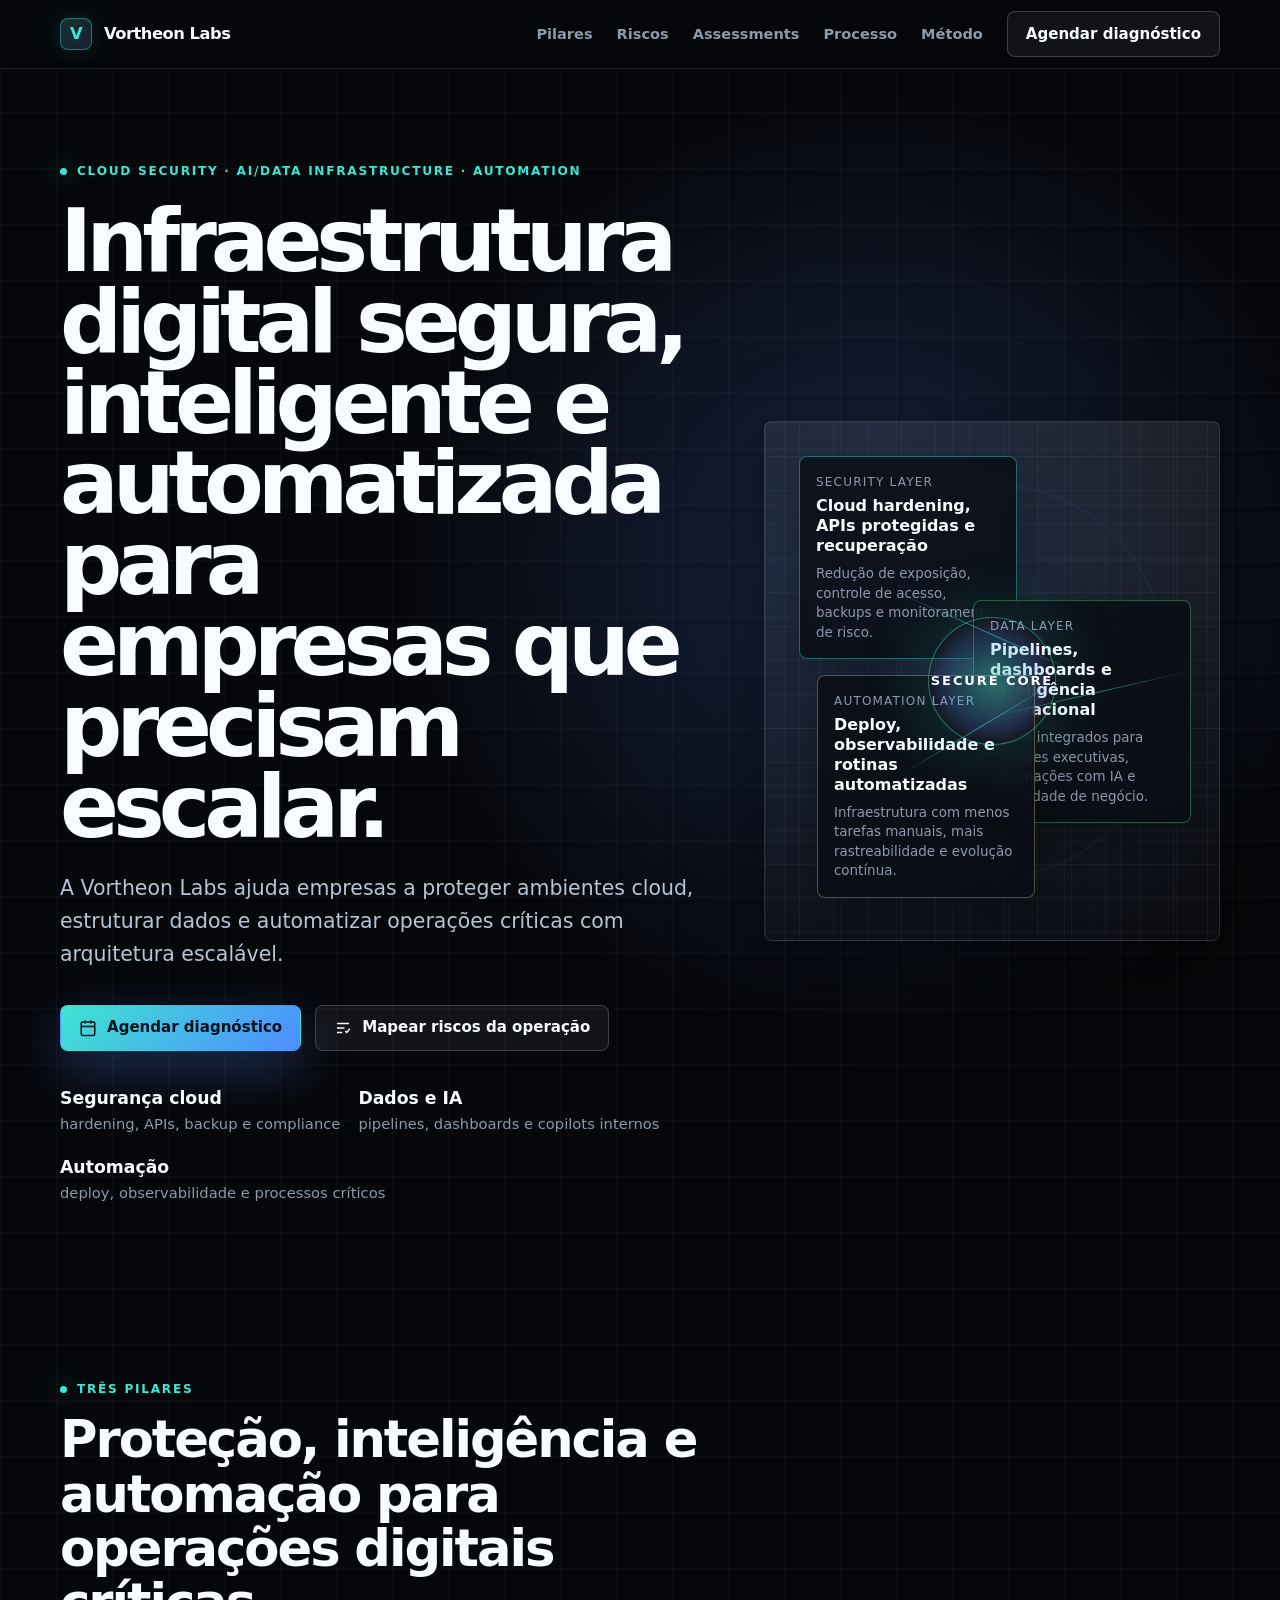
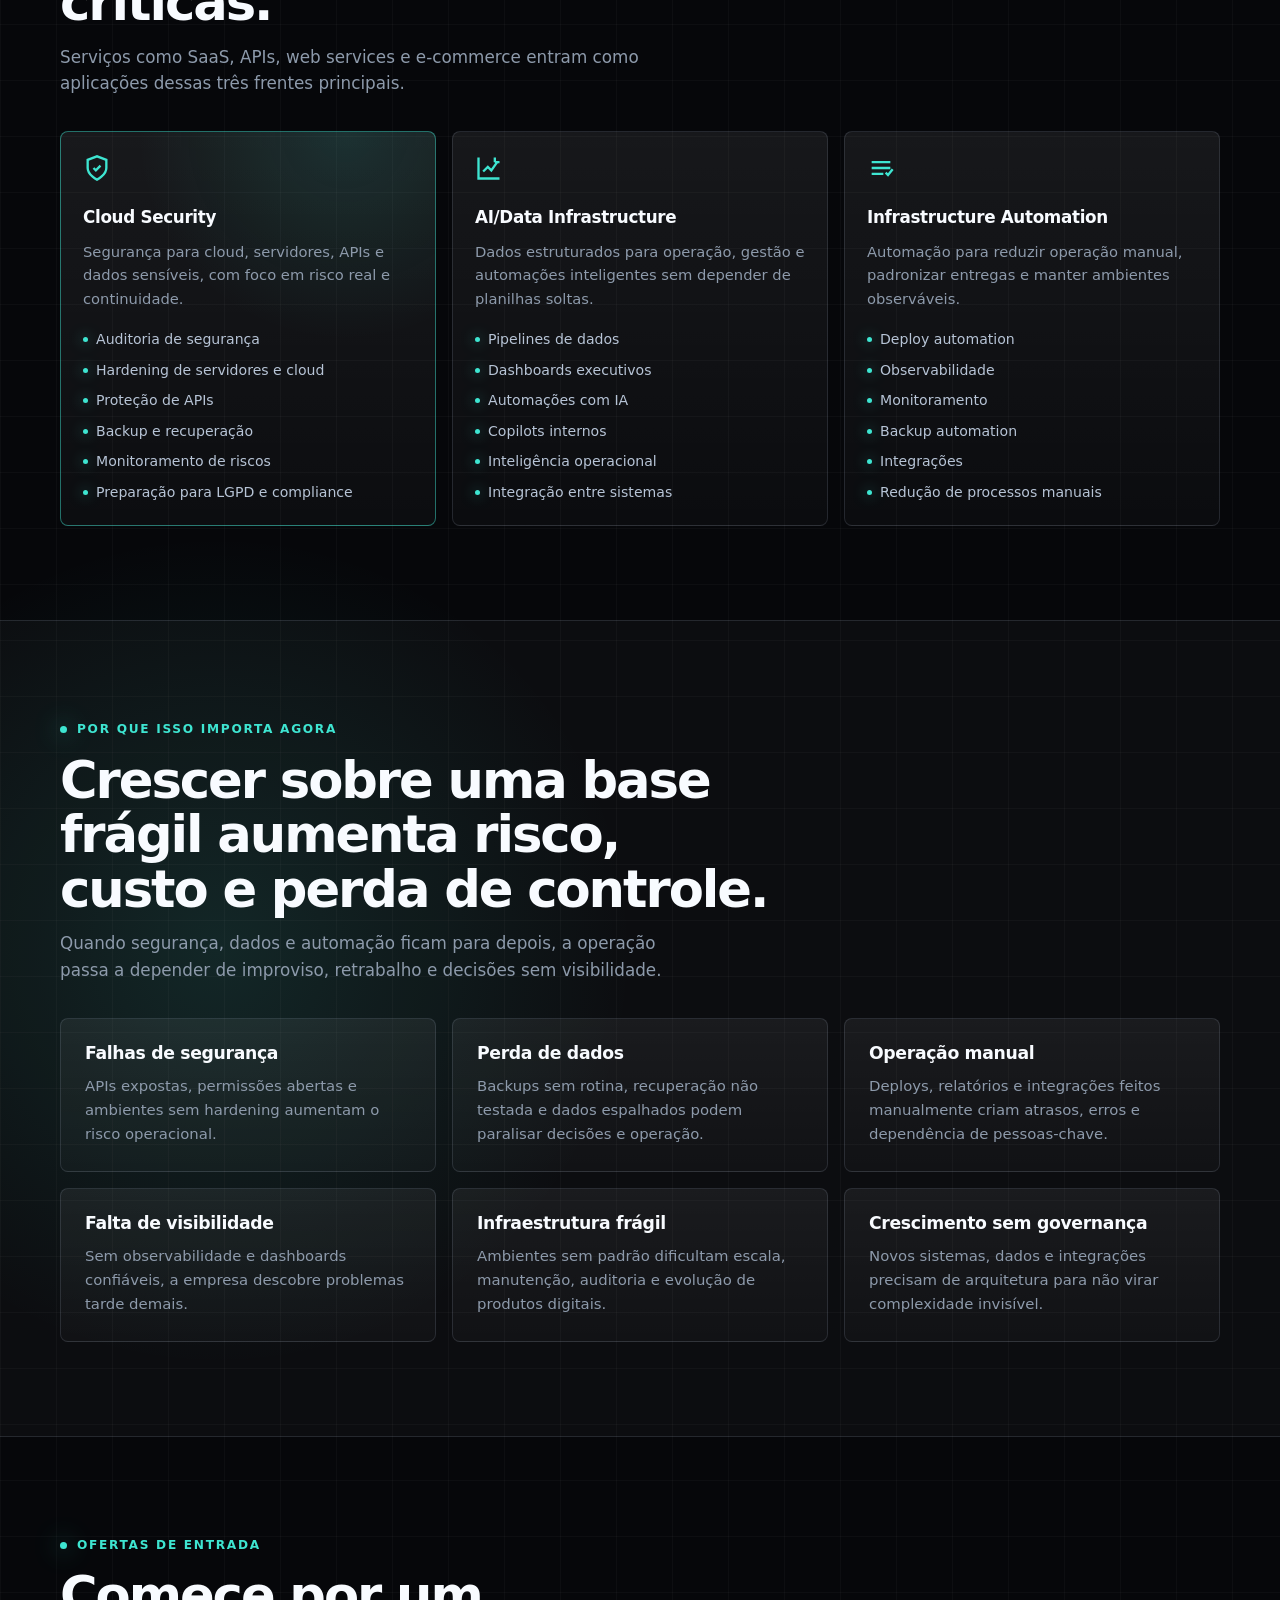
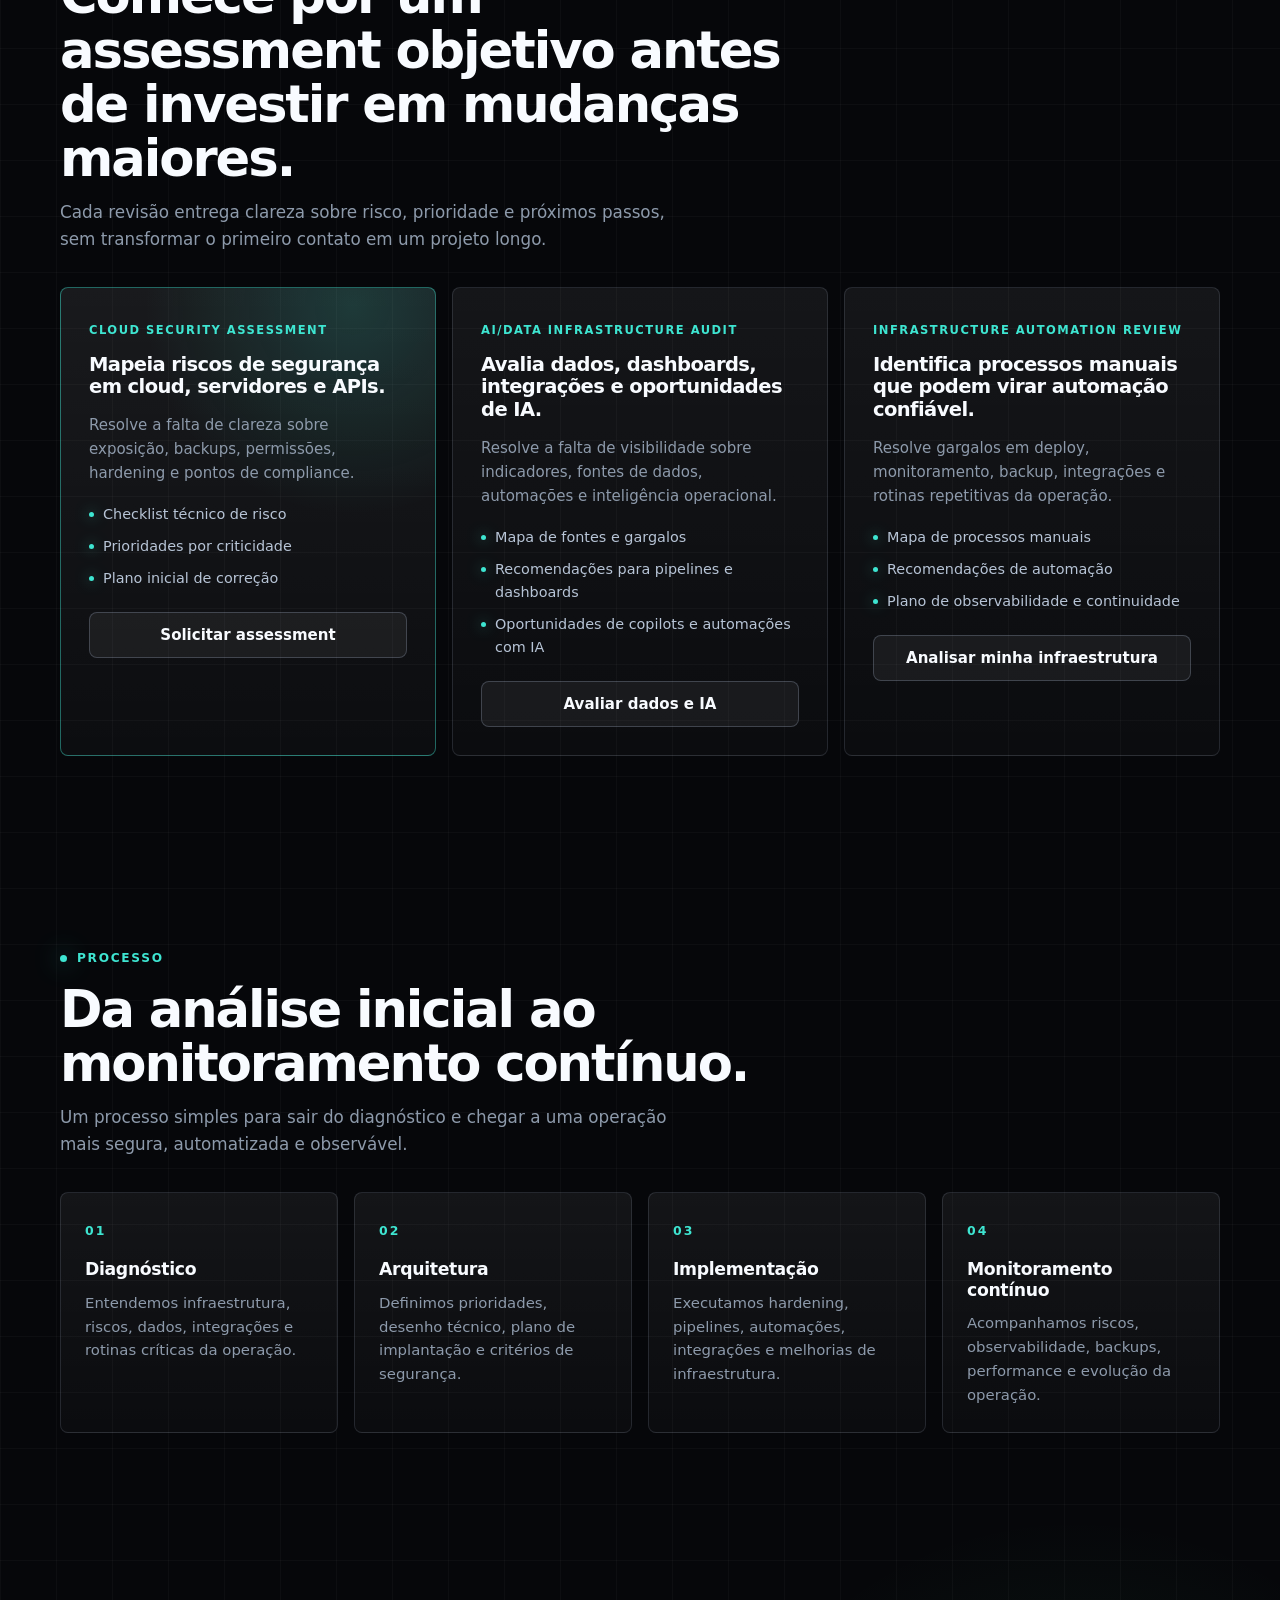
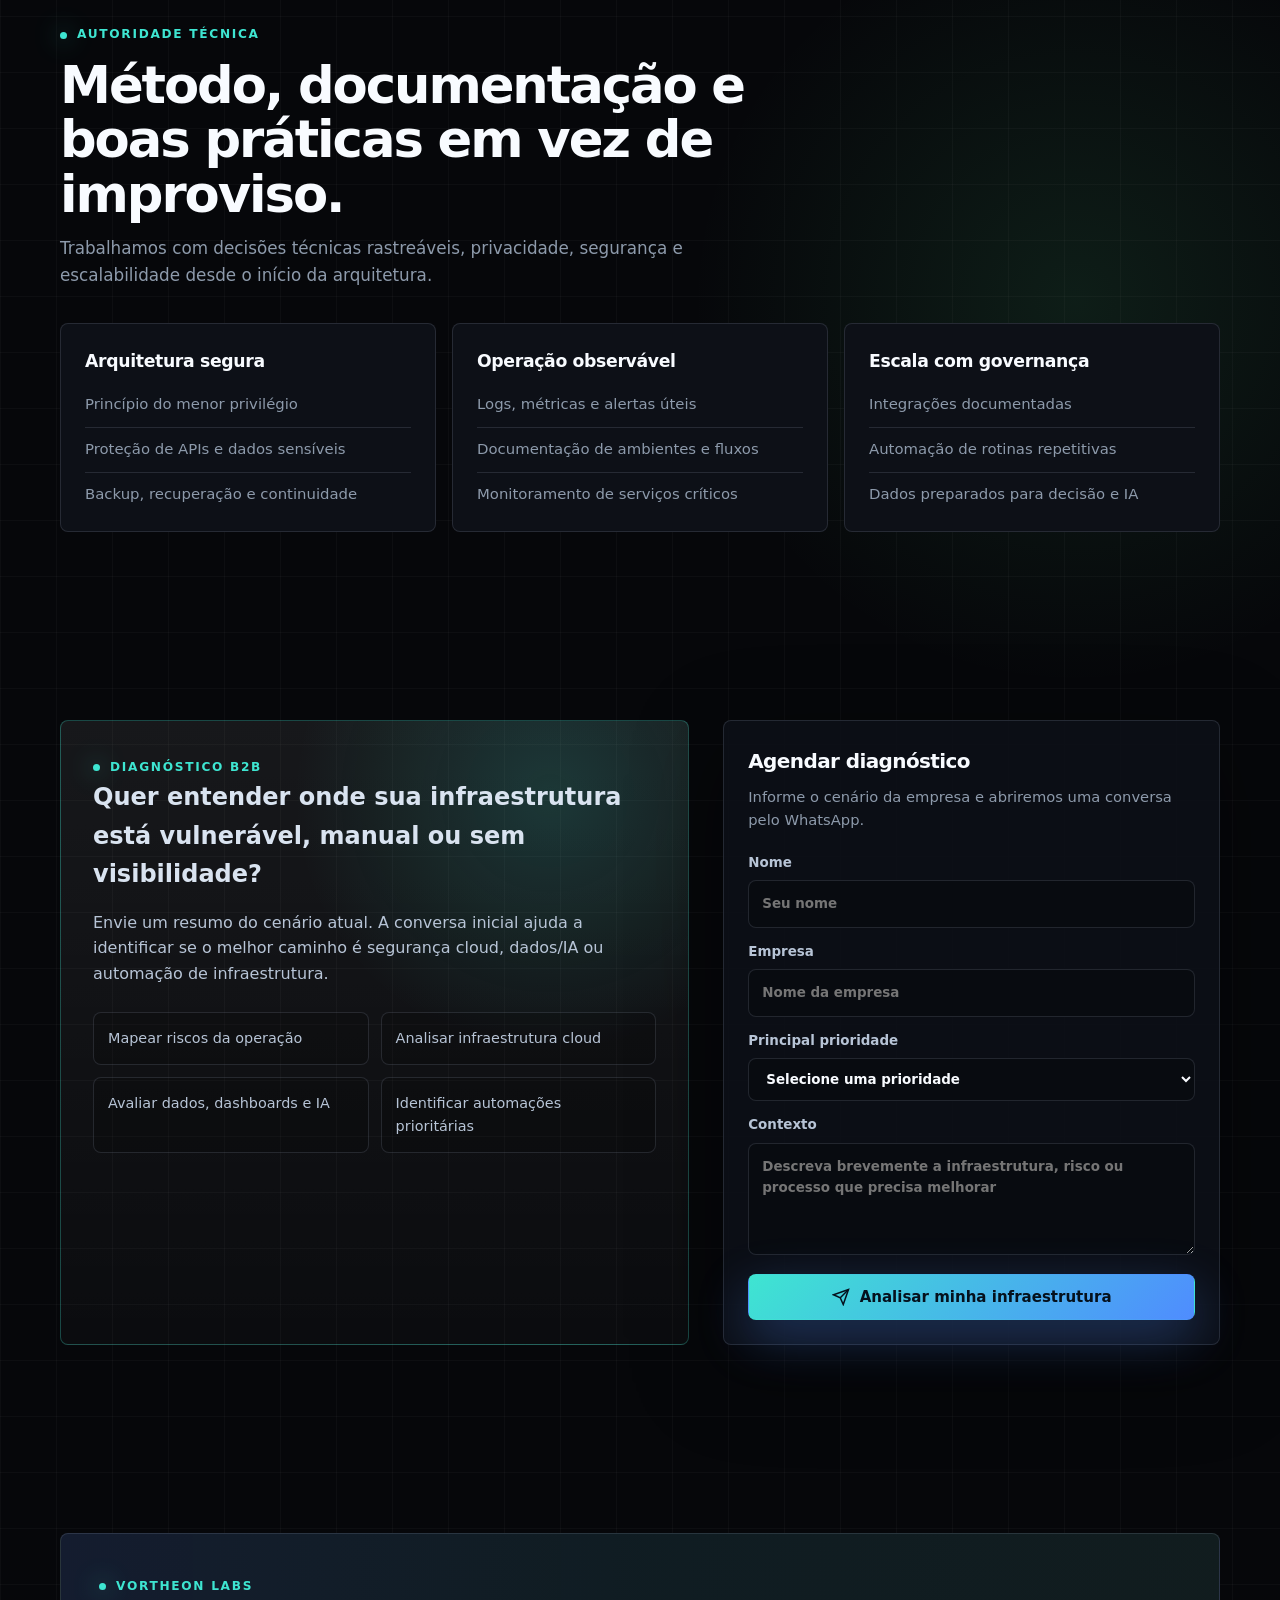
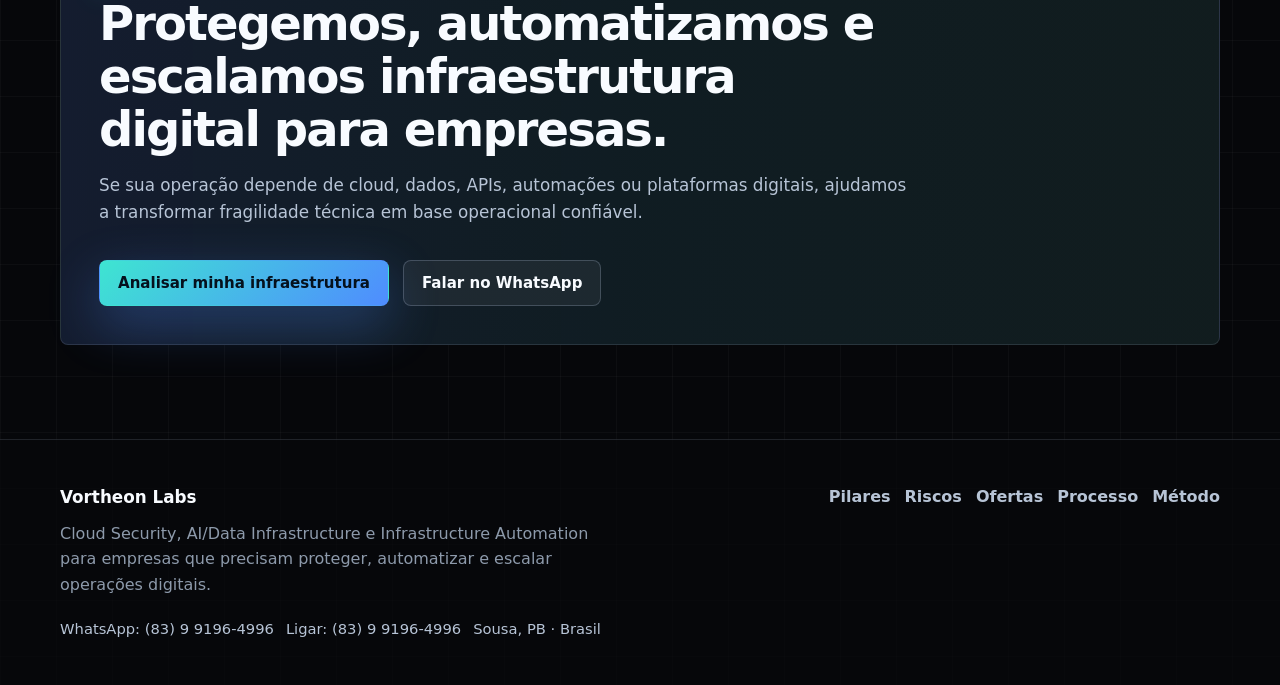
<file: index.html>
﻿<!DOCTYPE html>
<html lang="pt-BR">
<head>
  <meta charset="UTF-8" />
  <meta name="viewport" content="width=device-width, initial-scale=1.0" />
  <title>Vortheon Labs | Cloud Security, AI/Data Infrastructure e Automação</title>
  <meta name="description" content="Infraestrutura digital segura, inteligente e automatizada para empresas que precisam proteger, automatizar e escalar sua operação." />
  <meta name="keywords" content="cloud security, AI data infrastructure, infrastructure automation, segurança cloud, automação de infraestrutura, pipelines de dados, observabilidade, Vortheon Labs" />
  <meta name="robots" content="index, follow" />
  <meta name="author" content="Vortheon Labs" />
  <meta name="theme-color" content="#06070a" />
  <link rel="canonical" href="https://vortheonlabs.com.br/" />
  <link rel="icon" href="./assets/img/favicon.svg" type="image/svg+xml" />
  <meta property="og:type" content="website" />
  <meta property="og:url" content="https://vortheonlabs.com.br/" />
  <meta property="og:title" content="Vortheon Labs | Cloud Security, AI/Data Infrastructure e Automação" />
  <meta property="og:description" content="Proteja, automatize e escale sua operação digital com segurança cloud, dados/IA e automação de infraestrutura." />
  <meta property="og:site_name" content="Vortheon Labs" />
  <meta property="og:locale" content="pt_BR" />
  <meta property="og:image" content="https://vortheonlabs.com.br/assets/img/og-vortheon.svg" />
  <meta property="og:image:alt" content="Vortheon Labs - infraestrutura digital segura, inteligente e automatizada para empresas" />
  <meta name="twitter:card" content="summary_large_image" />
  <meta name="twitter:title" content="Vortheon Labs | Cloud Security, AI/Data Infrastructure e Automação" />
  <meta name="twitter:description" content="Infraestrutura digital segura, inteligente e automatizada para empresas que precisam escalar." />
  <meta name="twitter:image" content="https://vortheonlabs.com.br/assets/img/og-vortheon.svg" />
  <link rel="stylesheet" href="./assets/css/style.css" />
  <script type="application/ld+json">
    {
      "@context": "https://schema.org",
      "@type": "ProfessionalService",
      "name": "Vortheon Labs",
      "url": "https://vortheonlabs.com.br/",
      "telephone": "+5583991964996",
      "address": {
        "@type": "PostalAddress",
        "addressLocality": "Sousa",
        "addressRegion": "PB",
        "addressCountry": "BR"
      },
      "areaServed": "BR",
      "description": "Infraestrutura digital segura, inteligente e automatizada para empresas que precisam proteger, automatizar e escalar sua operação.",
      "sameAs": [],
      "hasOfferCatalog": {
        "@type": "OfferCatalog",
        "name": "Serviços Vortheon Labs",
        "itemListElement": [
          { "@type": "Offer", "name": "Cloud Security Assessment" },
          { "@type": "Offer", "name": "AI/Data Infrastructure Audit" },
          { "@type": "Offer", "name": "Infrastructure Automation Review" }
        ]
      }
    }
  </script>

</head>
<body>
  <nav class="nav" aria-label="Navegação principal">
    <div class="container nav-inner">
      <a class="brand" href="#hero" aria-label="Vortheon Labs">
        <span class="brand-mark" aria-hidden="true">V</span>
        Vortheon Labs
      </a>

      <button class="menu-button" id="menu-button" type="button" aria-label="Abrir menu" aria-expanded="false">
        <svg viewBox="0 0 24 24" fill="none" stroke="currentColor" stroke-width="2" aria-hidden="true">
          <path d="M4 7h16M4 12h16M4 17h16" />
        </svg>
      </button>

      <div class="nav-links" id="nav-links">
        <a href="#pilares">Pilares</a>
        <a href="#importa">Riscos</a>
        <a href="#ofertas">Assessments</a>
        <a href="#processo">Processo</a>
        <a href="#autoridade">Método</a>
        <a class="btn btn-secondary" data-event="primary_cta_click" href="https://wa.me/5583991964996?text=Ol%C3%A1%2C%20quero%20agendar%20um%20diagn%C3%B3stico%20de%20infraestrutura%20com%20a%20Vortheon%20Labs." target="_blank" rel="noopener noreferrer">Agendar diagnóstico</a>
      </div>
    </div>
  </nav>

  <main>
    <section class="hero" id="hero">
      <div class="container hero-layout">
        <div>
          <div class="eyebrow">Cloud Security · AI/Data Infrastructure · Automation</div>
          <h1>Infraestrutura digital segura, inteligente e automatizada para empresas que precisam escalar.</h1>
          <p class="hero-subtitle">
            A Vortheon Labs ajuda empresas a proteger ambientes cloud, estruturar dados e automatizar operações críticas com arquitetura escalável.
          </p>

          <div class="hero-actions">
            <a class="btn btn-primary" data-event="primary_cta_click" href="https://wa.me/5583991964996?text=Ol%C3%A1%2C%20quero%20agendar%20um%20diagn%C3%B3stico%20de%20infraestrutura%20com%20a%20Vortheon%20Labs." target="_blank" rel="noopener noreferrer">
              <svg viewBox="0 0 24 24" fill="none" stroke="currentColor" stroke-width="2" aria-hidden="true">
                <path d="M8 2v4M16 2v4M3 10h18" />
                <rect x="3" y="4" width="18" height="18" rx="2" />
              </svg>
              Agendar diagnóstico
            </a>
            <a class="btn btn-secondary" data-event="map_operation_risks_click" href="https://wa.me/5583991964996?text=Ol%C3%A1%2C%20quero%20mapear%20riscos%20da%20opera%C3%A7%C3%A3o%20digital%20da%20minha%20empresa." target="_blank" rel="noopener noreferrer">
              <svg viewBox="0 0 24 24" fill="none" stroke="currentColor" stroke-width="2" aria-hidden="true">
                <path d="M4 6h16M4 12h10M4 18h7" />
                <path d="m15 16 2 2 4-5" />
              </svg>
              Mapear riscos da operação
            </a>
          </div>

          <div class="hero-proof" aria-label="Áreas de atuação">
            <span><strong>Segurança cloud</strong>hardening, APIs, backup e compliance</span>
            <span><strong>Dados e IA</strong>pipelines, dashboards e copilots internos</span>
            <span><strong>Automação</strong>deploy, observabilidade e processos críticos</span>
          </div>
        </div>

        <div class="architecture" aria-label="Diagrama visual de infraestrutura digital">
          <div class="node node-a">
            <small>Security layer</small>
            <strong>Cloud hardening, APIs protegidas e recuperação</strong>
            <span>Redução de exposição, controle de acesso, backups e monitoramento de risco.</span>
          </div>
          <div class="node node-b">
            <small>Data layer</small>
            <strong>Pipelines, dashboards e inteligência operacional</strong>
            <span>Dados integrados para decisões executivas, automações com IA e visibilidade de negócio.</span>
          </div>
          <div class="node node-c">
            <small>Automation layer</small>
            <strong>Deploy, observabilidade e rotinas automatizadas</strong>
            <span>Infraestrutura com menos tarefas manuais, mais rastreabilidade e evolução contínua.</span>
          </div>
          <div class="pulse-line line-1" aria-hidden="true"></div>
          <div class="pulse-line line-2" aria-hidden="true"></div>
          <div class="pulse-line line-3" aria-hidden="true"></div>
          <div class="system-core">Secure Core</div>
        </div>
      </div>
    </section>

    <section id="pilares" aria-labelledby="pilares-title">
      <div class="container">
        <div class="section-head">
          <div class="eyebrow">Três pilares</div>
          <h2 id="pilares-title">Proteção, inteligência e automação para operações digitais críticas.</h2>
          <p>Serviços como SaaS, APIs, web services e e-commerce entram como aplicações dessas três frentes principais.</p>
        </div>

        <div class="services-grid pillars-grid">
          <article class="service-card">
            <svg viewBox="0 0 24 24" fill="none" stroke="currentColor" stroke-width="2" aria-hidden="true">
              <path d="M12 22s8-4 8-10V5l-8-3-8 3v7c0 6 8 10 8 10Z" />
              <path d="m9 12 2 2 4-4" />
            </svg>
            <h3>Cloud Security</h3>
            <p>Segurança para cloud, servidores, APIs e dados sensíveis, com foco em risco real e continuidade.</p>
            <ul>
              <li>Auditoria de segurança</li>
              <li>Hardening de servidores e cloud</li>
              <li>Proteção de APIs</li>
              <li>Backup e recuperação</li>
              <li>Monitoramento de riscos</li>
              <li>Preparação para LGPD e compliance</li>
            </ul>
          </article>

          <article class="service-card">
            <svg viewBox="0 0 24 24" fill="none" stroke="currentColor" stroke-width="2" aria-hidden="true">
              <path d="M3 3v18h18" />
              <path d="m7 15 4-4 3 3 5-7" />
              <path d="M17 3v4M21 7h-4" />
            </svg>
            <h3>AI/Data Infrastructure</h3>
            <p>Dados estruturados para operação, gestão e automações inteligentes sem depender de planilhas soltas.</p>
            <ul>
              <li>Pipelines de dados</li>
              <li>Dashboards executivos</li>
              <li>Automações com IA</li>
              <li>Copilots internos</li>
              <li>Inteligência operacional</li>
              <li>Integração entre sistemas</li>
            </ul>
          </article>

          <article class="service-card">
            <svg viewBox="0 0 24 24" fill="none" stroke="currentColor" stroke-width="2" aria-hidden="true">
              <path d="M4 7h16M4 12h16M4 17h10" />
              <path d="m16 16 2 2 4-5" />
            </svg>
            <h3>Infrastructure Automation</h3>
            <p>Automação para reduzir operação manual, padronizar entregas e manter ambientes observáveis.</p>
            <ul>
              <li>Deploy automation</li>
              <li>Observabilidade</li>
              <li>Monitoramento</li>
              <li>Backup automation</li>
              <li>Integrações</li>
              <li>Redução de processos manuais</li>
            </ul>
          </article>
        </div>
      </div>
    </section>

    <section class="metrics" id="importa" aria-labelledby="importa-title">
      <div class="container">
        <div class="section-head">
          <div class="eyebrow">Por que isso importa agora</div>
          <h2 id="importa-title">Crescer sobre uma base frágil aumenta risco, custo e perda de controle.</h2>
          <p>Quando segurança, dados e automação ficam para depois, a operação passa a depender de improviso, retrabalho e decisões sem visibilidade.</p>
        </div>

        <div class="pain-grid">
          <article class="pain-card">
            <strong>Falhas de segurança</strong>
            <p>APIs expostas, permissões abertas e ambientes sem hardening aumentam o risco operacional.</p>
          </article>
          <article class="pain-card">
            <strong>Perda de dados</strong>
            <p>Backups sem rotina, recuperação não testada e dados espalhados podem paralisar decisões e operação.</p>
          </article>
          <article class="pain-card">
            <strong>Operação manual</strong>
            <p>Deploys, relatórios e integrações feitos manualmente criam atrasos, erros e dependência de pessoas-chave.</p>
          </article>
          <article class="pain-card">
            <strong>Falta de visibilidade</strong>
            <p>Sem observabilidade e dashboards confiáveis, a empresa descobre problemas tarde demais.</p>
          </article>
          <article class="pain-card">
            <strong>Infraestrutura frágil</strong>
            <p>Ambientes sem padrão dificultam escala, manutenção, auditoria e evolução de produtos digitais.</p>
          </article>
          <article class="pain-card">
            <strong>Crescimento sem governança</strong>
            <p>Novos sistemas, dados e integrações precisam de arquitetura para não virar complexidade invisível.</p>
          </article>
        </div>
      </div>
    </section>

    <section id="ofertas" aria-labelledby="ofertas-title">
      <div class="container">
        <div class="section-head">
          <div class="eyebrow">Ofertas de entrada</div>
          <h2 id="ofertas-title">Comece por um assessment objetivo antes de investir em mudanças maiores.</h2>
          <p>Cada revisão entrega clareza sobre risco, prioridade e próximos passos, sem transformar o primeiro contato em um projeto longo.</p>
        </div>

        <div class="offer-grid">
          <article class="offer-card featured">
            <small>Cloud Security Assessment</small>
            <h3>Mapeia riscos de segurança em cloud, servidores e APIs.</h3>
            <p>Resolve a falta de clareza sobre exposição, backups, permissões, hardening e pontos de compliance.</p>
            <ul>
              <li>Checklist técnico de risco</li>
              <li>Prioridades por criticidade</li>
              <li>Plano inicial de correção</li>
            </ul>
            <a class="btn btn-secondary" data-event="cloud_security_assessment_click" href="https://wa.me/5583991964996?text=Ol%C3%A1%2C%20quero%20solicitar%20um%20Cloud%20Security%20Assessment%20para%20minha%20empresa." target="_blank" rel="noopener noreferrer">Solicitar assessment</a>
          </article>

          <article class="offer-card">
            <small>AI/Data Infrastructure Audit</small>
            <h3>Avalia dados, dashboards, integrações e oportunidades de IA.</h3>
            <p>Resolve a falta de visibilidade sobre indicadores, fontes de dados, automações e inteligência operacional.</p>
            <ul>
              <li>Mapa de fontes e gargalos</li>
              <li>Recomendações para pipelines e dashboards</li>
              <li>Oportunidades de copilots e automações com IA</li>
            </ul>
            <a class="btn btn-secondary" data-event="data_infrastructure_audit_click" href="https://wa.me/5583991964996?text=Ol%C3%A1%2C%20quero%20avaliar%20minha%20infraestrutura%20de%20dados%20e%20IA." target="_blank" rel="noopener noreferrer">Avaliar dados e IA</a>
          </article>

          <article class="offer-card">
            <small>Infrastructure Automation Review</small>
            <h3>Identifica processos manuais que podem virar automação confiável.</h3>
            <p>Resolve gargalos em deploy, monitoramento, backup, integrações e rotinas repetitivas da operação.</p>
            <ul>
              <li>Mapa de processos manuais</li>
              <li>Recomendações de automação</li>
              <li>Plano de observabilidade e continuidade</li>
            </ul>
            <a class="btn btn-secondary" data-event="infrastructure_automation_review_click" href="https://wa.me/5583991964996?text=Ol%C3%A1%2C%20quero%20mapear%20oportunidades%20de%20automa%C3%A7%C3%A3o%20na%20minha%20infraestrutura." target="_blank" rel="noopener noreferrer">Analisar minha infraestrutura</a>
          </article>
        </div>
      </div>
    </section>

    <section id="processo" aria-labelledby="processo-title">
      <div class="container">
        <div class="section-head">
          <div class="eyebrow">Processo</div>
          <h2 id="processo-title">Da análise inicial ao monitoramento contínuo.</h2>
          <p>Um processo simples para sair do diagnóstico e chegar a uma operação mais segura, automatizada e observável.</p>
        </div>

        <div class="process-grid">
          <article class="process-card">
            <span>01</span>
            <h3>Diagnóstico</h3>
            <p>Entendemos infraestrutura, riscos, dados, integrações e rotinas críticas da operação.</p>
          </article>
          <article class="process-card">
            <span>02</span>
            <h3>Arquitetura</h3>
            <p>Definimos prioridades, desenho técnico, plano de implantação e critérios de segurança.</p>
          </article>
          <article class="process-card">
            <span>03</span>
            <h3>Implementação</h3>
            <p>Executamos hardening, pipelines, automações, integrações e melhorias de infraestrutura.</p>
          </article>
          <article class="process-card">
            <span>04</span>
            <h3>Monitoramento contínuo</h3>
            <p>Acompanhamos riscos, observabilidade, backups, performance e evolução da operação.</p>
          </article>
        </div>
      </div>
    </section>

    <section id="autoridade" aria-labelledby="autoridade-title">
      <div class="container">
        <div class="section-head">
          <div class="eyebrow">Autoridade técnica</div>
          <h2 id="autoridade-title">Método, documentação e boas práticas em vez de improviso.</h2>
          <p>Trabalhamos com decisões técnicas rastreáveis, privacidade, segurança e escalabilidade desde o início da arquitetura.</p>
        </div>

        <div class="content-grid">
          <article class="content-card">
            <strong>Arquitetura segura</strong>
            <ul>
              <li>Princípio do menor privilégio</li>
              <li>Proteção de APIs e dados sensíveis</li>
              <li>Backup, recuperação e continuidade</li>
            </ul>
          </article>

          <article class="content-card">
            <strong>Operação observável</strong>
            <ul>
              <li>Logs, métricas e alertas úteis</li>
              <li>Documentação de ambientes e fluxos</li>
              <li>Monitoramento de serviços críticos</li>
            </ul>
          </article>

          <article class="content-card">
            <strong>Escala com governança</strong>
            <ul>
              <li>Integrações documentadas</li>
              <li>Automação de rotinas repetitivas</li>
              <li>Dados preparados para decisão e IA</li>
            </ul>
          </article>
        </div>
      </div>
    </section>

    <section id="diagnostico" aria-labelledby="diagnostico-title">
      <div class="container funnel-layout">
        <div class="lead-magnet">
          <div class="eyebrow">Diagnóstico B2B</div>
          <h2 id="diagnostico-title">Quer entender onde sua infraestrutura está vulnerável, manual ou sem visibilidade?</h2>
          <p>Envie um resumo do cenário atual. A conversa inicial ajuda a identificar se o melhor caminho é segurança cloud, dados/IA ou automação de infraestrutura.</p>

          <ul class="diagnostic-list">
            <li>Mapear riscos da operação</li>
            <li>Analisar infraestrutura cloud</li>
            <li>Avaliar dados, dashboards e IA</li>
            <li>Identificar automações prioritárias</li>
          </ul>
        </div>

        <form class="lead-form" id="lead-form">
          <h3>Agendar diagnóstico</h3>
          <p>Informe o cenário da empresa e abriremos uma conversa pelo WhatsApp.</p>

          <div class="form-grid">
            <label>
              Nome
              <input name="nome" autocomplete="name" required placeholder="Seu nome" />
            </label>

            <label>
              Empresa
              <input name="empresa" autocomplete="organization" required placeholder="Nome da empresa" />
            </label>

            <label>
              Principal prioridade
              <select name="problema" required>
                <option value="">Selecione uma prioridade</option>
                <option>Cloud Security</option>
                <option>AI/Data Infrastructure</option>
                <option>Infrastructure Automation</option>
                <option>APIs, integrações ou SaaS</option>
                <option>Ainda não sei, preciso de diagnóstico</option>
              </select>
            </label>

            <label>
              Contexto
              <textarea name="contexto" placeholder="Descreva brevemente a infraestrutura, risco ou processo que precisa melhorar"></textarea>
            </label>

            <button class="btn btn-primary" data-event="primary_cta_click" type="submit">
              <svg viewBox="0 0 24 24" fill="none" stroke="currentColor" stroke-width="2" aria-hidden="true">
                <path d="M22 2 11 13" />
                <path d="m22 2-7 20-4-9-9-4Z" />
              </svg>
              Analisar minha infraestrutura
            </button>
          </div>
        </form>
      </div>
    </section>

    <section aria-labelledby="positioning-title">
      <div class="container">
        <div class="about-band">
          <div class="eyebrow">Vortheon Labs</div>
          <h2 id="positioning-title">Protegemos, automatizamos e escalamos infraestrutura digital para empresas.</h2>
          <p>Se sua operação depende de cloud, dados, APIs, automações ou plataformas digitais, ajudamos a transformar fragilidade técnica em base operacional confiável.</p>
          <div class="hero-actions">
            <a class="btn btn-primary" data-event="primary_cta_click" href="https://wa.me/5583991964996?text=Ol%C3%A1%2C%20quero%20analisar%20a%20infraestrutura%20digital%20da%20minha%20empresa%20com%20a%20Vortheon%20Labs." target="_blank" rel="noopener noreferrer">Analisar minha infraestrutura</a>
            <a class="btn btn-secondary" href="https://wa.me/5583991964996?text=Ol%C3%A1%2C%20quero%20falar%20com%20a%20Vortheon%20Labs%20sobre%20infraestrutura%20digital." target="_blank" rel="noopener noreferrer">Falar no WhatsApp</a>
          </div>
        </div>
      </div>
    </section>
  </main>

  <footer class="footer">
    <div class="container footer-grid">
      <div>
        <h3>Vortheon Labs</h3>
        <p>Cloud Security, AI/Data Infrastructure e Infrastructure Automation para empresas que precisam proteger, automatizar e escalar operações digitais.</p>
        <div class="contact-row">
          <a href="https://wa.me/5583991964996?text=Ol%C3%A1%2C%20quero%20falar%20com%20a%20Vortheon%20Labs%20sobre%20infraestrutura%20digital." target="_blank" rel="noopener noreferrer">WhatsApp: (83) 9 9196-4996</a>
          <a href="tel:+5583991964996">Ligar: (83) 9 9196-4996</a>
          <span>Sousa, PB · Brasil</span>
        </div>
      </div>

      <div class="footer-links">
        <a href="#pilares">Pilares</a>
        <a href="#importa">Riscos</a>
        <a href="#ofertas">Ofertas</a>
        <a href="#processo">Processo</a>
        <a href="#autoridade">Método</a>
      </div>
    </div>
  </footer>

  <div class="toast" id="toast" role="status" aria-live="polite"></div>
  <script src="./assets/js/main.js" defer></script>
</body>
</html>
</file>
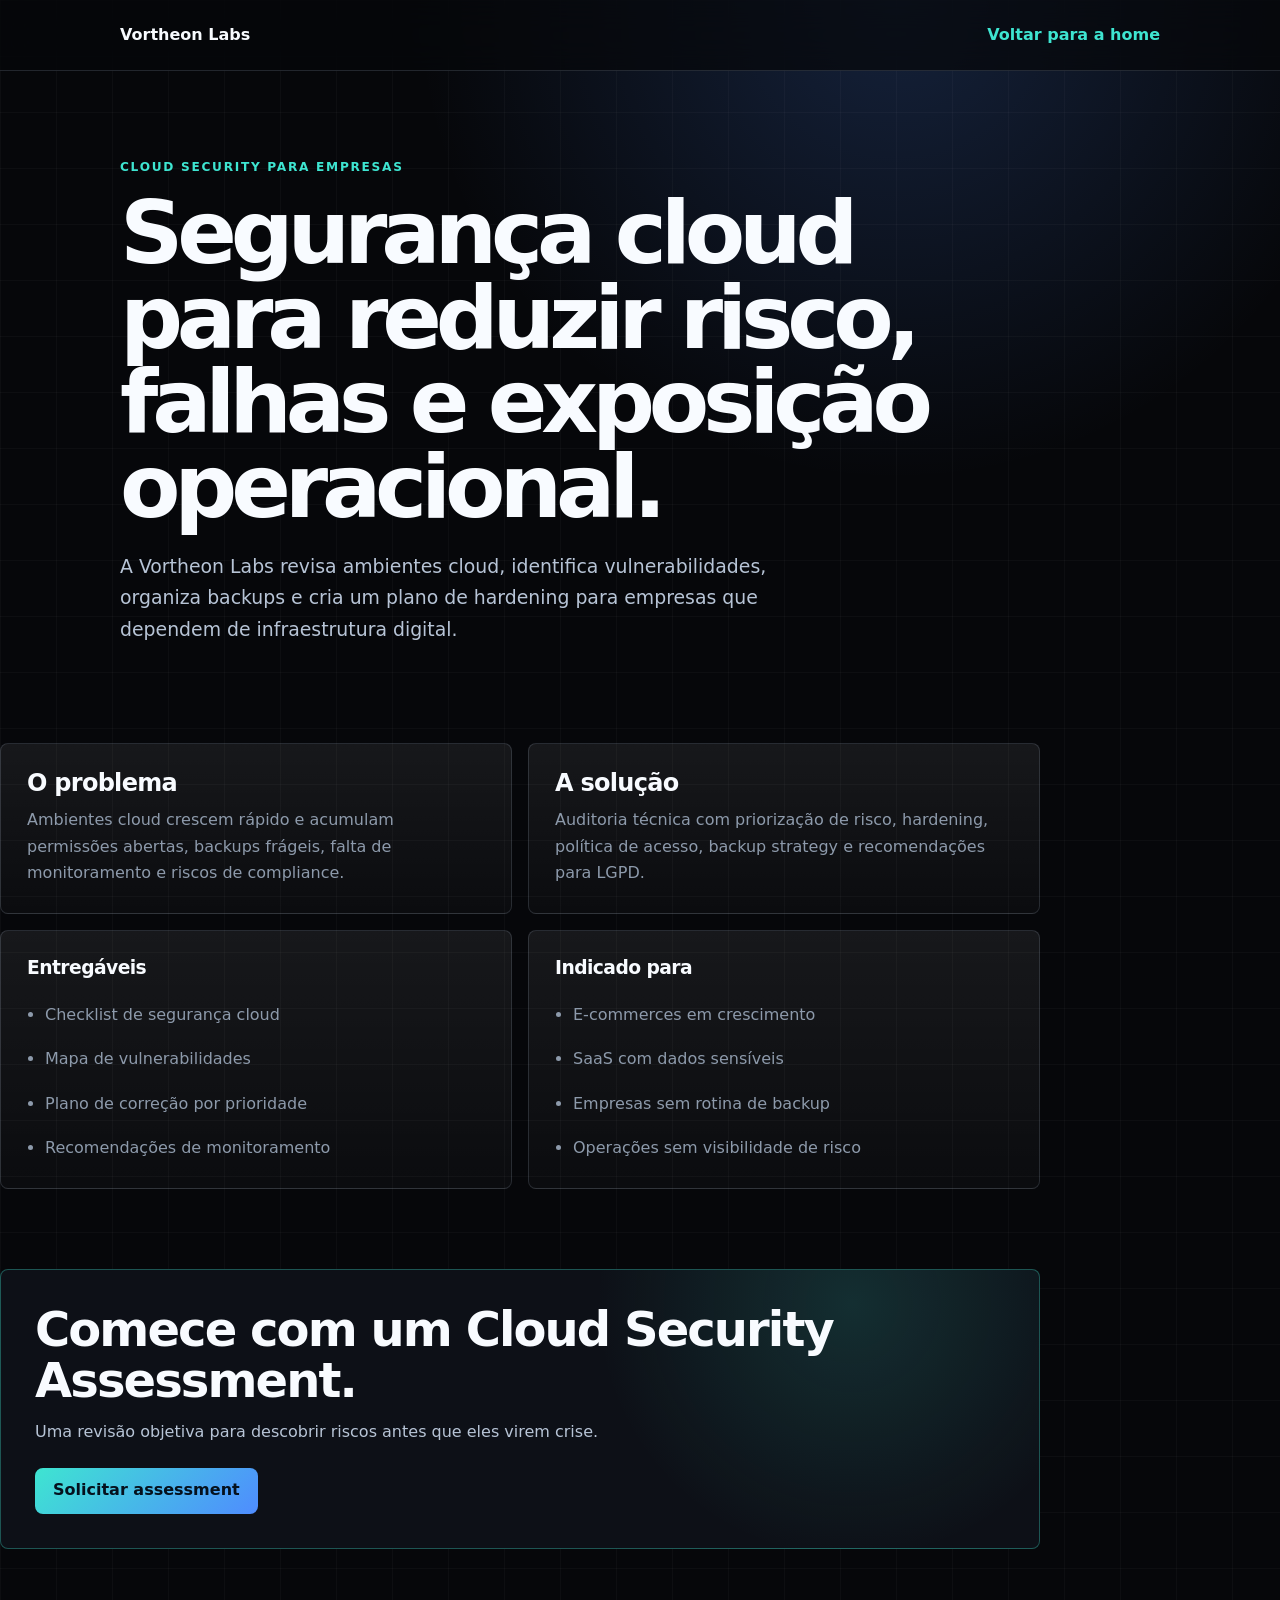
<file: cloud-security-empresas.html>
﻿<!DOCTYPE html>
<html lang="pt-BR">
<head>
  <meta charset="UTF-8" />
  <meta name="viewport" content="width=device-width, initial-scale=1.0" />
  <title>Cloud Security para Empresas | Vortheon Labs</title>
  <meta name="description" content="Cloud security para empresas: auditoria, hardening, backup strategy, compliance e proteção de ambientes digitais críticos." />
  <link rel="canonical" href="https://vortheonlabs.com.br/cloud-security-empresas.html" />
  <link rel="icon" href="assets/img/favicon.svg" type="image/svg+xml" />
  <meta property="og:type" content="website" />
  <meta property="og:url" content="https://vortheonlabs.com.br/cloud-security-empresas.html" />
  <meta property="og:title" content="Cloud Security para Empresas | Vortheon Labs" />
  <meta property="og:description" content="Cloud security para empresas: auditoria, hardening, backup strategy, compliance e proteção de ambientes digitais críticos." />
  <meta property="og:image" content="https://vortheonlabs.com.br/assets/img/og-vortheon.svg" />
  <meta name="twitter:card" content="summary_large_image" />
  <meta name="twitter:title" content="Cloud Security para Empresas | Vortheon Labs" />
  <meta name="twitter:description" content="Cloud security para empresas: auditoria, hardening, backup strategy, compliance e proteção de ambientes digitais críticos." />
  <link rel="stylesheet" href="assets/css/page.css" />
</head>
<body>
  <nav class="nav"><div class="container nav-inner"><a class="brand" href="index.html">Vortheon Labs</a><a class="back" href="index.html#growth">Voltar para a home</a></div></nav>
  <main>
    <section class="hero">
      <div class="container">
        <div class="eyebrow">Cloud Security para empresas</div>
        <h1>Segurança cloud para reduzir risco, falhas e exposição operacional.</h1>
        <p class="lead">A Vortheon Labs revisa ambientes cloud, identifica vulnerabilidades, organiza backups e cria um plano de hardening para empresas que dependem de infraestrutura digital.</p>
      </div>
    </section>
    <section class="container grid">
      <article class="card"><h2>O problema</h2><p>Ambientes cloud crescem rápido e acumulam permissões abertas, backups frágeis, falta de monitoramento e riscos de compliance.</p></article>
      <article class="card"><h2>A solução</h2><p>Auditoria técnica com priorização de risco, hardening, política de acesso, backup strategy e recomendações para LGPD.</p></article>
      <article class="card"><h3>Entregáveis</h3><ul><li>Checklist de segurança cloud</li><li>Mapa de vulnerabilidades</li><li>Plano de correção por prioridade</li><li>Recomendações de monitoramento</li></ul></article>
      <article class="card"><h3>Indicado para</h3><ul><li>E-commerces em crescimento</li><li>SaaS com dados sensíveis</li><li>Empresas sem rotina de backup</li><li>Operações sem visibilidade de risco</li></ul></article>
    </section>
    <section class="container cta">
      <h2>Comece com um Cloud Security Assessment.</h2>
      <p>Uma revisão objetiva para descobrir riscos antes que eles virem crise.</p>
      <a class="btn" href="https://wa.me/5583991964996?text=Ol%C3%A1%2C%20quero%20um%20Cloud%20Security%20Assessment." target="_blank" rel="noopener noreferrer">Solicitar assessment</a>
    </section>
  </main>
</body>
</html>
</file>
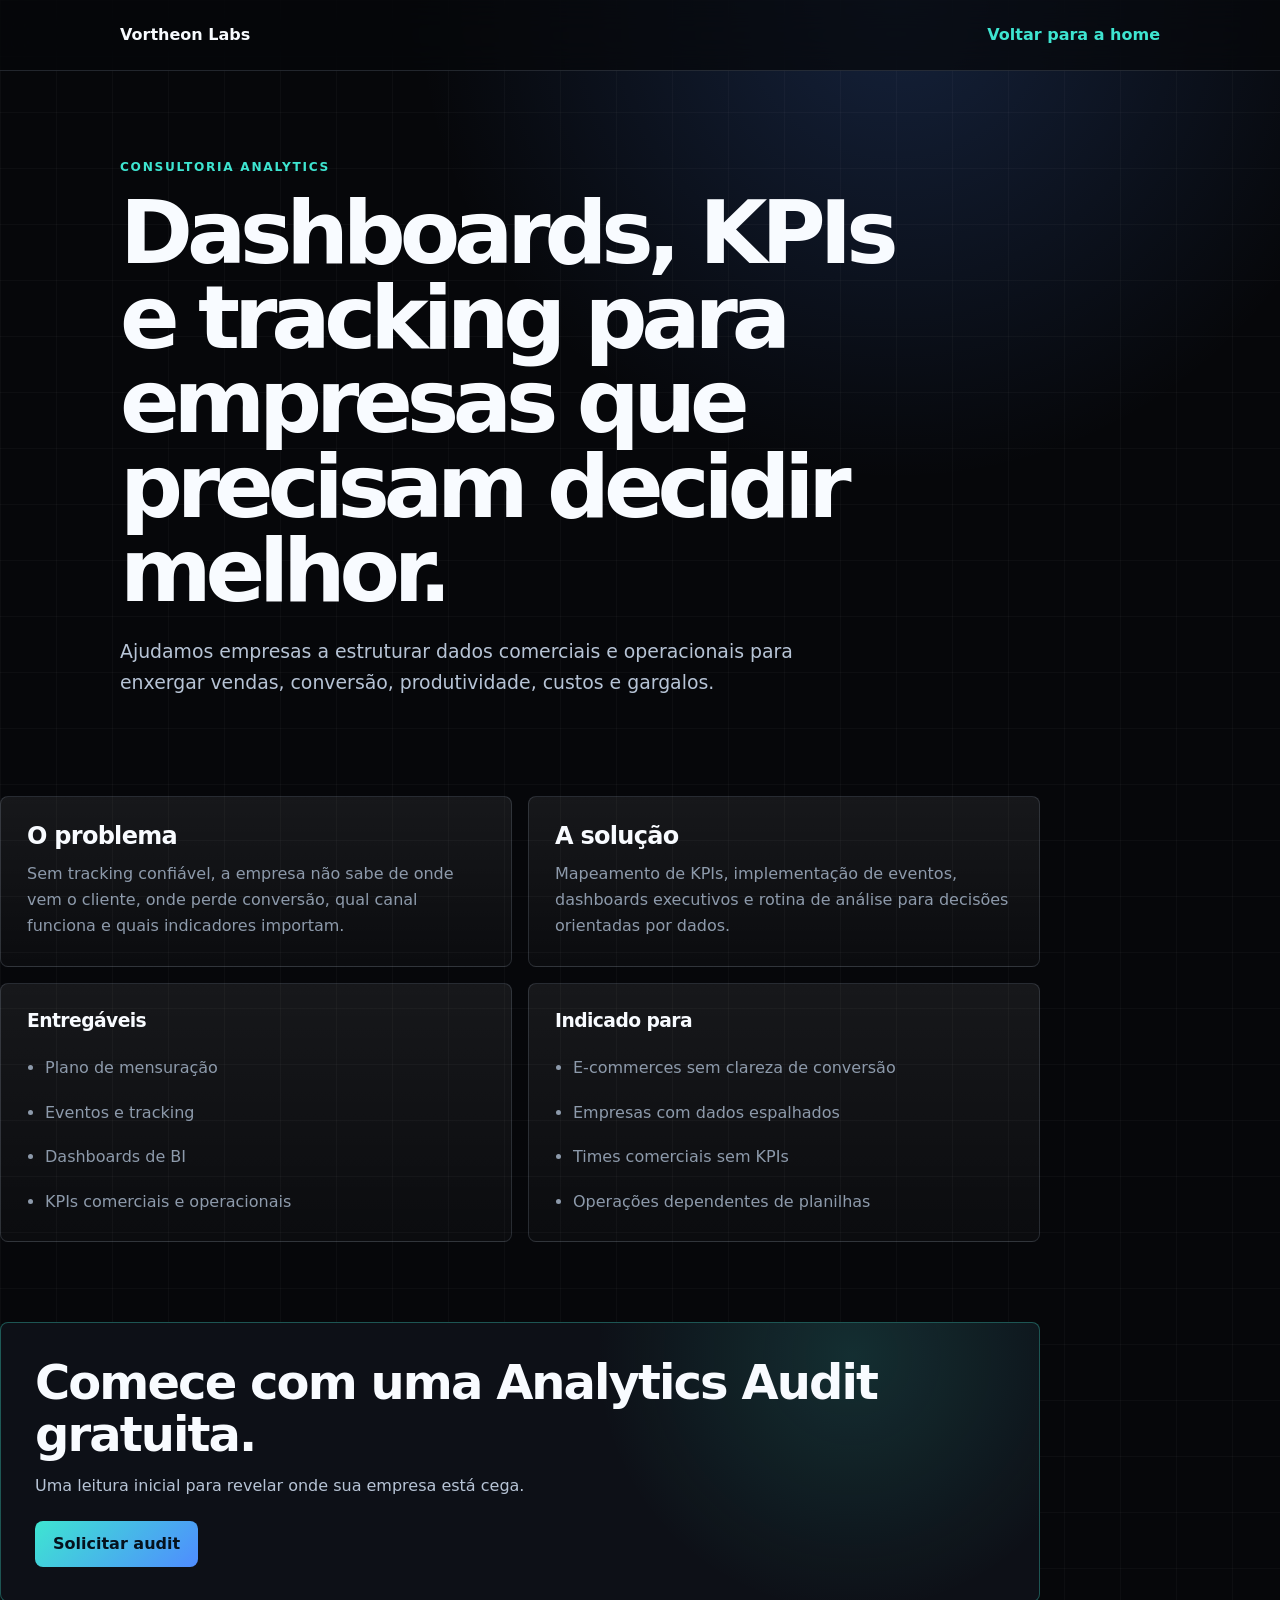
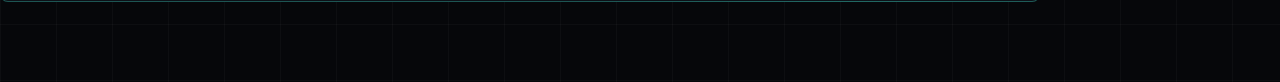
<file: consultoria-analytics.html>
﻿<!DOCTYPE html>
<html lang="pt-BR">
<head>
  <meta charset="UTF-8" />
  <meta name="viewport" content="width=device-width, initial-scale=1.0" />
  <title>Consultoria Analytics | Vortheon Labs</title>
  <meta name="description" content="Consultoria analytics para dashboards, BI, tracking, KPIs e inteligência operacional para empresas que querem decidir com dados." />
  <link rel="canonical" href="https://vortheonlabs.com.br/consultoria-analytics.html" />
  <link rel="icon" href="assets/img/favicon.svg" type="image/svg+xml" />
  <meta property="og:type" content="website" />
  <meta property="og:url" content="https://vortheonlabs.com.br/consultoria-analytics.html" />
  <meta property="og:title" content="Consultoria Analytics | Vortheon Labs" />
  <meta property="og:description" content="Consultoria analytics para dashboards, BI, tracking, KPIs e inteligência operacional para empresas que querem decidir com dados." />
  <meta property="og:image" content="https://vortheonlabs.com.br/assets/img/og-vortheon.svg" />
  <meta name="twitter:card" content="summary_large_image" />
  <meta name="twitter:title" content="Consultoria Analytics | Vortheon Labs" />
  <meta name="twitter:description" content="Consultoria analytics para dashboards, BI, tracking, KPIs e inteligência operacional para empresas que querem decidir com dados." />
  <link rel="stylesheet" href="assets/css/page.css" />
</head>
<body>
  <nav class="nav"><div class="container nav-inner"><a class="brand" href="index.html">Vortheon Labs</a><a class="back" href="index.html#growth">Voltar para a home</a></div></nav>
  <main>
    <section class="hero"><div class="container"><div class="eyebrow">Consultoria Analytics</div><h1>Dashboards, KPIs e tracking para empresas que precisam decidir melhor.</h1><p class="lead">Ajudamos empresas a estruturar dados comerciais e operacionais para enxergar vendas, conversão, produtividade, custos e gargalos.</p></div></section>
    <section class="container grid">
      <article class="card"><h2>O problema</h2><p>Sem tracking confiável, a empresa não sabe de onde vem o cliente, onde perde conversão, qual canal funciona e quais indicadores importam.</p></article>
      <article class="card"><h2>A solução</h2><p>Mapeamento de KPIs, implementação de eventos, dashboards executivos e rotina de análise para decisões orientadas por dados.</p></article>
      <article class="card"><h3>Entregáveis</h3><ul><li>Plano de mensuração</li><li>Eventos e tracking</li><li>Dashboards de BI</li><li>KPIs comerciais e operacionais</li></ul></article>
      <article class="card"><h3>Indicado para</h3><ul><li>E-commerces sem clareza de conversão</li><li>Empresas com dados espalhados</li><li>Times comerciais sem KPIs</li><li>Operações dependentes de planilhas</li></ul></article>
    </section>
    <section class="container cta"><h2>Comece com uma Analytics Audit gratuita.</h2><p>Uma leitura inicial para revelar onde sua empresa está cega.</p><a class="btn" href="https://wa.me/5583991964996?text=Ol%C3%A1%2C%20quero%20uma%20Analytics%20Audit%20gratuita." target="_blank" rel="noopener noreferrer">Solicitar audit</a></section>
  </main>
</body>
</html>
</file>
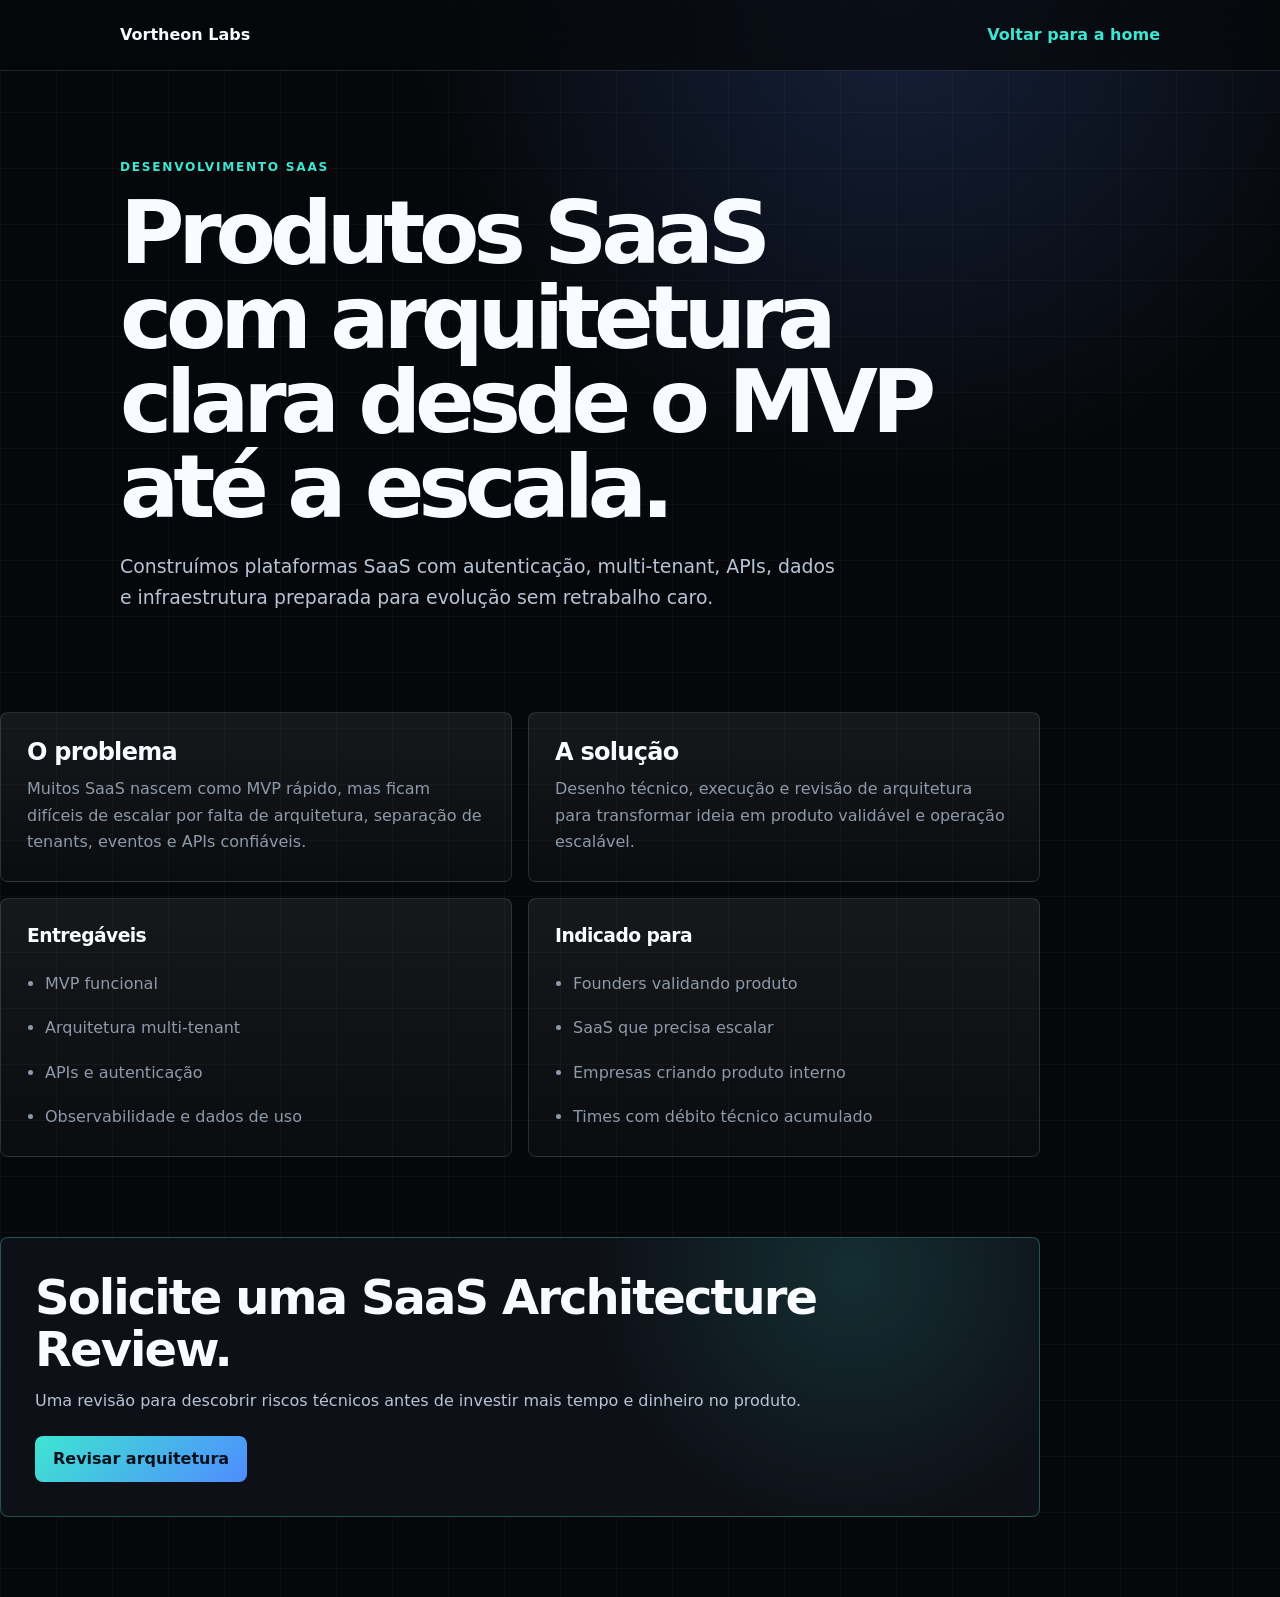
<file: desenvolvimento-saas.html>
﻿<!DOCTYPE html>
<html lang="pt-BR">
<head>
  <meta charset="UTF-8" />
  <meta name="viewport" content="width=device-width, initial-scale=1.0" />
  <title>Desenvolvimento SaaS | Vortheon Labs</title>
  <meta name="description" content="Desenvolvimento SaaS com MVP, multi-tenant, APIs, autenticação, dados e arquitetura escalável para empresas modernas." />
  <link rel="canonical" href="https://vortheonlabs.com.br/desenvolvimento-saas.html" />
  <link rel="icon" href="assets/img/favicon.svg" type="image/svg+xml" />
  <meta property="og:type" content="website" />
  <meta property="og:url" content="https://vortheonlabs.com.br/desenvolvimento-saas.html" />
  <meta property="og:title" content="Desenvolvimento SaaS | Vortheon Labs" />
  <meta property="og:description" content="Desenvolvimento SaaS com MVP, multi-tenant, APIs, autenticação, dados e arquitetura escalável para empresas modernas." />
  <meta property="og:image" content="https://vortheonlabs.com.br/assets/img/og-vortheon.svg" />
  <meta name="twitter:card" content="summary_large_image" />
  <meta name="twitter:title" content="Desenvolvimento SaaS | Vortheon Labs" />
  <meta name="twitter:description" content="Desenvolvimento SaaS com MVP, multi-tenant, APIs, autenticação, dados e arquitetura escalável para empresas modernas." />
  <link rel="stylesheet" href="assets/css/page.css" />
</head>
<body>
  <nav class="nav"><div class="container nav-inner"><a class="brand" href="index.html">Vortheon Labs</a><a class="back" href="index.html#growth">Voltar para a home</a></div></nav>
  <main>
    <section class="hero"><div class="container"><div class="eyebrow">Desenvolvimento SaaS</div><h1>Produtos SaaS com arquitetura clara desde o MVP até a escala.</h1><p class="lead">Construímos plataformas SaaS com autenticação, multi-tenant, APIs, dados e infraestrutura preparada para evolução sem retrabalho caro.</p></div></section>
    <section class="container grid">
      <article class="card"><h2>O problema</h2><p>Muitos SaaS nascem como MVP rápido, mas ficam difíceis de escalar por falta de arquitetura, separação de tenants, eventos e APIs confiáveis.</p></article>
      <article class="card"><h2>A solução</h2><p>Desenho técnico, execução e revisão de arquitetura para transformar ideia em produto validável e operação escalável.</p></article>
      <article class="card"><h3>Entregáveis</h3><ul><li>MVP funcional</li><li>Arquitetura multi-tenant</li><li>APIs e autenticação</li><li>Observabilidade e dados de uso</li></ul></article>
      <article class="card"><h3>Indicado para</h3><ul><li>Founders validando produto</li><li>SaaS que precisa escalar</li><li>Empresas criando produto interno</li><li>Times com débito técnico acumulado</li></ul></article>
    </section>
    <section class="container cta"><h2>Solicite uma SaaS Architecture Review.</h2><p>Uma revisão para descobrir riscos técnicos antes de investir mais tempo e dinheiro no produto.</p><a class="btn" href="https://wa.me/5583991964996?text=Ol%C3%A1%2C%20quero%20uma%20SaaS%20Architecture%20Review." target="_blank" rel="noopener noreferrer">Revisar arquitetura</a></section>
  </main>
</body>
</html>
</file>
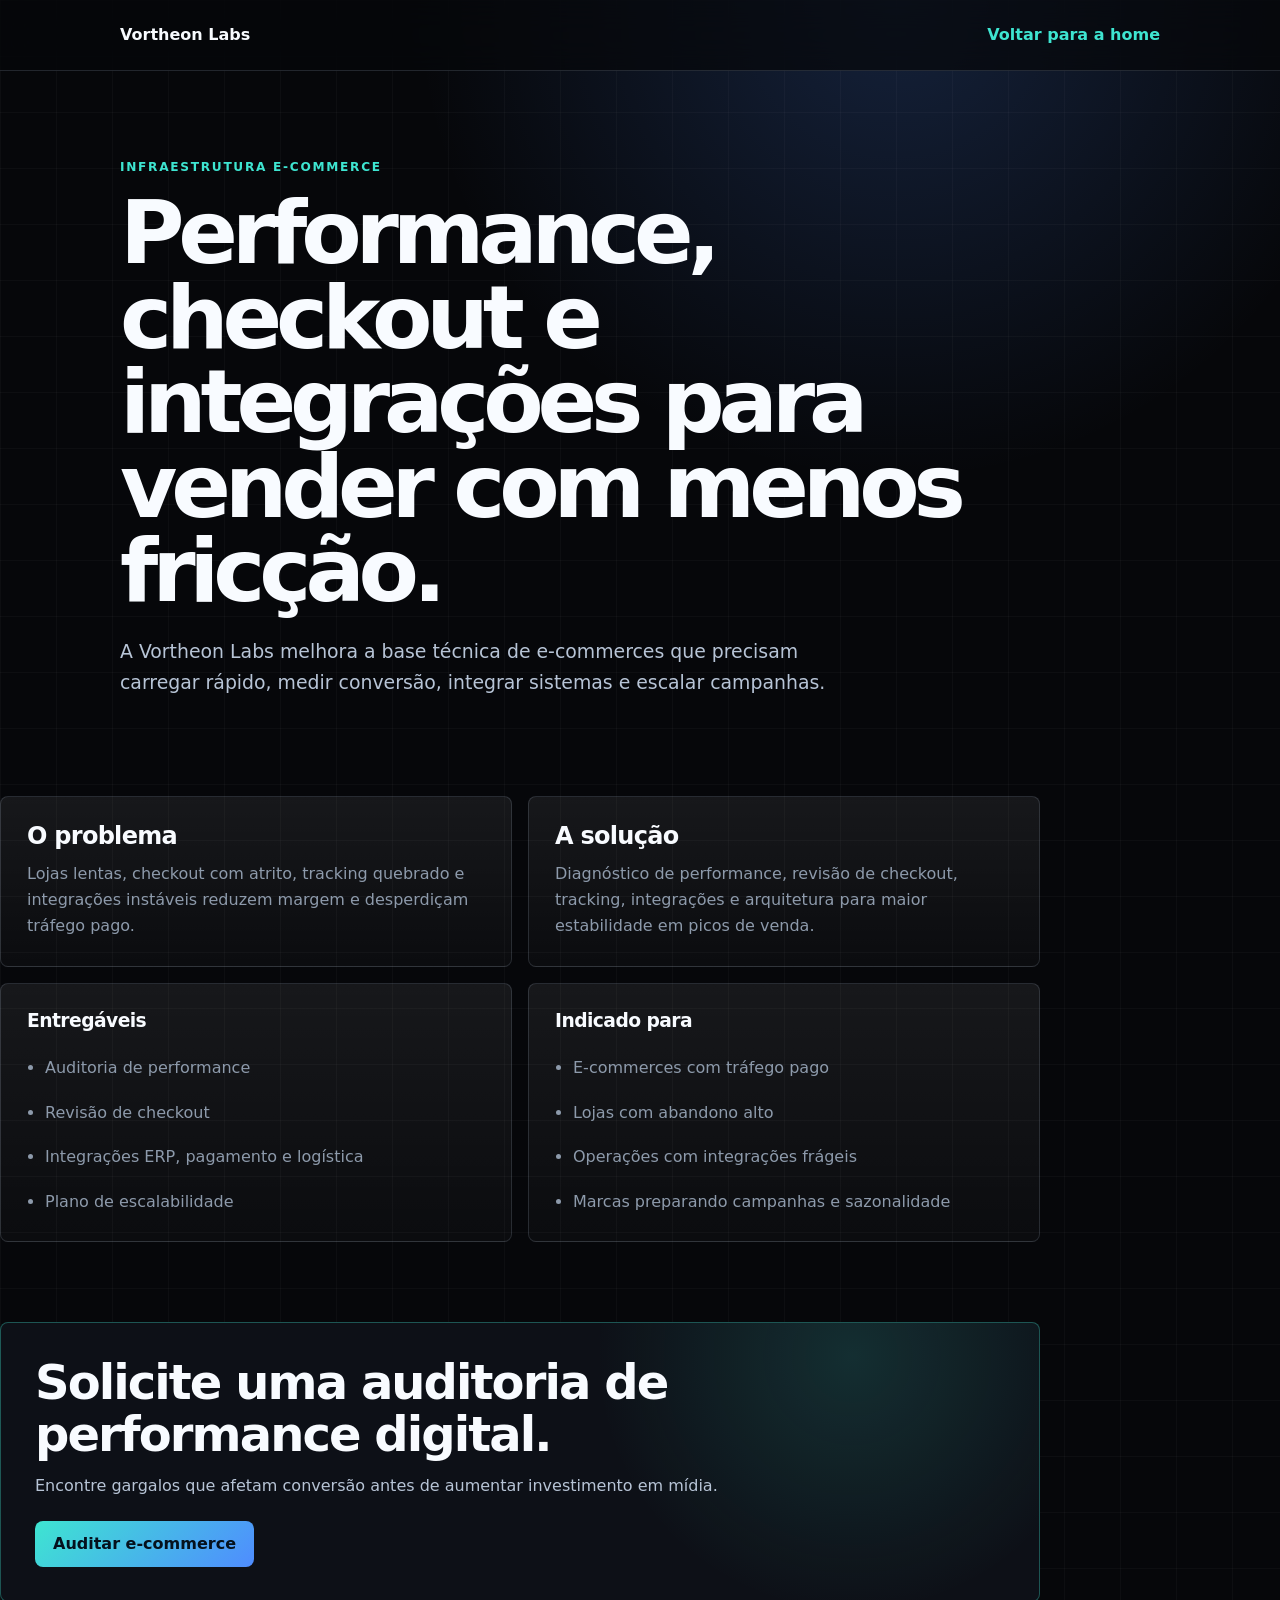
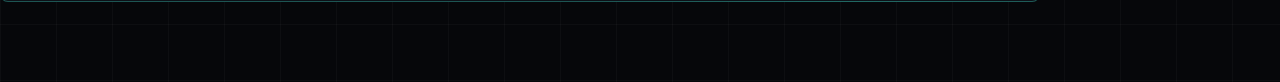
<file: infraestrutura-ecommerce.html>
﻿<!DOCTYPE html>
<html lang="pt-BR">
<head>
  <meta charset="UTF-8" />
  <meta name="viewport" content="width=device-width, initial-scale=1.0" />
  <title>Infraestrutura E-commerce | Vortheon Labs</title>
  <meta name="description" content="Infraestrutura e-commerce para performance, checkout, integrações, analytics e escalabilidade de lojas virtuais." />
  <link rel="canonical" href="https://vortheonlabs.com.br/infraestrutura-ecommerce.html" />
  <link rel="icon" href="assets/img/favicon.svg" type="image/svg+xml" />
  <meta property="og:type" content="website" />
  <meta property="og:url" content="https://vortheonlabs.com.br/infraestrutura-ecommerce.html" />
  <meta property="og:title" content="Infraestrutura E-commerce | Vortheon Labs" />
  <meta property="og:description" content="Infraestrutura e-commerce para performance, checkout, integrações, analytics e escalabilidade de lojas virtuais." />
  <meta property="og:image" content="https://vortheonlabs.com.br/assets/img/og-vortheon.svg" />
  <meta name="twitter:card" content="summary_large_image" />
  <meta name="twitter:title" content="Infraestrutura E-commerce | Vortheon Labs" />
  <meta name="twitter:description" content="Infraestrutura e-commerce para performance, checkout, integrações, analytics e escalabilidade de lojas virtuais." />
  <link rel="stylesheet" href="assets/css/page.css" />
</head>
<body>
  <nav class="nav"><div class="container nav-inner"><a class="brand" href="index.html">Vortheon Labs</a><a class="back" href="index.html#growth">Voltar para a home</a></div></nav>
  <main>
    <section class="hero"><div class="container"><div class="eyebrow">Infraestrutura e-commerce</div><h1>Performance, checkout e integrações para vender com menos fricção.</h1><p class="lead">A Vortheon Labs melhora a base técnica de e-commerces que precisam carregar rápido, medir conversão, integrar sistemas e escalar campanhas.</p></div></section>
    <section class="container grid">
      <article class="card"><h2>O problema</h2><p>Lojas lentas, checkout com atrito, tracking quebrado e integrações instáveis reduzem margem e desperdiçam tráfego pago.</p></article>
      <article class="card"><h2>A solução</h2><p>Diagnóstico de performance, revisão de checkout, tracking, integrações e arquitetura para maior estabilidade em picos de venda.</p></article>
      <article class="card"><h3>Entregáveis</h3><ul><li>Auditoria de performance</li><li>Revisão de checkout</li><li>Integrações ERP, pagamento e logística</li><li>Plano de escalabilidade</li></ul></article>
      <article class="card"><h3>Indicado para</h3><ul><li>E-commerces com tráfego pago</li><li>Lojas com abandono alto</li><li>Operações com integrações frágeis</li><li>Marcas preparando campanhas e sazonalidade</li></ul></article>
    </section>
    <section class="container cta"><h2>Solicite uma auditoria de performance digital.</h2><p>Encontre gargalos que afetam conversão antes de aumentar investimento em mídia.</p><a class="btn" href="https://wa.me/5583991964996?text=Ol%C3%A1%2C%20quero%20uma%20auditoria%20de%20infraestrutura%20e-commerce." target="_blank" rel="noopener noreferrer">Auditar e-commerce</a></section>
  </main>
</body>
</html>
</file>
<file: assets/css/style.css>
﻿*, *::before, *::after {
      box-sizing: border-box;
      margin: 0;
      padding: 0;
    }

    :root {
      --bg: #06070a;
      --panel: #0d1017;
      --panel-2: #111722;
      --line: rgba(167, 180, 204, 0.16);
      --line-strong: rgba(167, 180, 204, 0.28);
      --text: #d9e3f0;
      --muted: #8d9aab;
      --soft: #b7c4d6;
      --white: #f8fbff;
      --blue: #4f8cff;
      --cyan: #3ee5d1;
      --green: #54e38f;
      --amber: #f6c66f;
      --danger: #ff6b87;
      --shadow: 0 24px 90px rgba(0, 0, 0, 0.42);
      --radius: 8px;
      --font: Inter, ui-sans-serif, system-ui, -apple-system, BlinkMacSystemFont, "Segoe UI", sans-serif;
    }

    html {
      scroll-behavior: smooth;
      background: var(--bg);
    }

    body {
      min-height: 100vh;
      color: var(--text);
      font-family: var(--font);
      line-height: 1.6;
      background:
        linear-gradient(rgba(255, 255, 255, 0.026) 1px, transparent 1px),
        linear-gradient(90deg, rgba(255, 255, 255, 0.026) 1px, transparent 1px),
        radial-gradient(circle at 68% 8%, rgba(79, 140, 255, 0.22), transparent 30rem),
        radial-gradient(circle at 17% 36%, rgba(62, 229, 209, 0.12), transparent 26rem),
        radial-gradient(circle at 84% 72%, rgba(84, 227, 143, 0.10), transparent 24rem),
        var(--bg);
      background-size: 56px 56px, 56px 56px, auto, auto, auto, auto;
      -webkit-font-smoothing: antialiased;
      text-rendering: optimizeLegibility;
    }

    body::before {
      content: "";
      position: fixed;
      inset: 0;
      pointer-events: none;
      background:
        linear-gradient(180deg, rgba(6, 7, 10, 0.16), rgba(6, 7, 10, 0.9) 78%),
        radial-gradient(circle at 50% 0, transparent, rgba(6, 7, 10, 0.82) 72%);
      z-index: -1;
    }

    a {
      color: inherit;
      text-decoration: none;
    }

    button,
    input,
    textarea,
    select {
      font: inherit;
    }

    .container {
      width: min(1160px, calc(100% - 40px));
      margin: 0 auto;
    }

    .eyebrow {
      display: inline-flex;
      align-items: center;
      gap: 10px;
      color: var(--cyan);
      font-size: 0.76rem;
      font-weight: 700;
      letter-spacing: 0.14em;
      text-transform: uppercase;
    }

    .eyebrow::before {
      content: "";
      width: 7px;
      height: 7px;
      border-radius: 99px;
      background: var(--cyan);
      box-shadow: 0 0 24px rgba(62, 229, 209, 0.85);
    }

    .section-head {
      max-width: 720px;
      margin-bottom: 34px;
    }

    .section-head h2 {
      margin-top: 12px;
      color: var(--white);
      font-size: clamp(2rem, 4vw, 3.4rem);
      line-height: 1.06;
      letter-spacing: -0.04em;
    }

    .section-head p {
      margin-top: 14px;
      color: var(--muted);
      font-size: 1.05rem;
      max-width: 640px;
    }

    .btn {
      display: inline-flex;
      align-items: center;
      justify-content: center;
      min-height: 46px;
      gap: 10px;
      padding: 0 18px;
      border: 1px solid transparent;
      border-radius: var(--radius);
      cursor: pointer;
      font-weight: 750;
      font-size: 0.94rem;
      transition: transform 180ms ease, border-color 180ms ease, background 180ms ease, color 180ms ease, box-shadow 180ms ease;
      white-space: nowrap;
    }

    .btn:hover {
      transform: translateY(-1px);
    }

    .btn svg {
      width: 18px;
      height: 18px;
      flex: 0 0 auto;
    }

    .btn-primary {
      color: #05111d;
      background: linear-gradient(135deg, var(--cyan), var(--blue));
      box-shadow: 0 18px 52px rgba(79, 140, 255, 0.32);
    }

    .btn-secondary {
      color: var(--white);
      background: rgba(255, 255, 255, 0.055);
      border-color: var(--line-strong);
    }

    .btn-secondary:hover {
      border-color: rgba(62, 229, 209, 0.55);
      background: rgba(255, 255, 255, 0.08);
    }

    .nav {
      position: sticky;
      top: 0;
      z-index: 20;
      border-bottom: 1px solid var(--line);
      background: rgba(6, 7, 10, 0.74);
      backdrop-filter: blur(18px);
    }

    .nav-inner {
      display: flex;
      align-items: center;
      justify-content: space-between;
      min-height: 68px;
    }

    .brand {
      display: inline-flex;
      align-items: center;
      gap: 12px;
      color: var(--white);
      font-size: 1.02rem;
      font-weight: 850;
      letter-spacing: -0.03em;
    }

    .brand-mark {
      display: grid;
      place-items: center;
      width: 32px;
      height: 32px;
      border: 1px solid rgba(62, 229, 209, 0.42);
      border-radius: var(--radius);
      color: var(--cyan);
      background:
        linear-gradient(135deg, rgba(62, 229, 209, 0.16), rgba(79, 140, 255, 0.12)),
        rgba(255, 255, 255, 0.04);
      box-shadow: 0 0 28px rgba(62, 229, 209, 0.16);
    }

    .nav-links {
      display: flex;
      align-items: center;
      gap: 24px;
      color: var(--muted);
      font-size: 0.91rem;
      font-weight: 650;
    }

    .nav-links a:hover {
      color: var(--white);
    }

    .menu-button {
      display: none;
      width: 42px;
      height: 42px;
      border: 1px solid var(--line);
      border-radius: var(--radius);
      color: var(--white);
      background: rgba(255, 255, 255, 0.055);
    }

    .hero {
      position: relative;
      min-height: calc(100vh - 68px);
      display: grid;
      align-items: center;
      padding: 88px 0 76px;
      overflow: hidden;
    }

    .hero-layout {
      display: grid;
      grid-template-columns: minmax(0, 1.02fr) minmax(340px, 0.72fr);
      gap: 58px;
      align-items: center;
    }

    h1 {
      margin-top: 18px;
      color: var(--white);
      font-size: clamp(2.8rem, 6.8vw, 6.25rem);
      line-height: 0.93;
      letter-spacing: -0.07em;
      max-width: 820px;
    }

    .hero-subtitle {
      margin-top: 24px;
      max-width: 660px;
      color: var(--soft);
      font-size: clamp(1.06rem, 2vw, 1.28rem);
    }

    .hero-actions {
      display: flex;
      flex-wrap: wrap;
      gap: 14px;
      margin-top: 34px;
    }

    .hero-proof {
      display: flex;
      flex-wrap: wrap;
      gap: 18px;
      margin-top: 34px;
      color: var(--muted);
      font-size: 0.92rem;
    }

    .hero-proof strong {
      display: block;
      color: var(--white);
      font-size: 1.08rem;
    }

    .architecture {
      position: relative;
      min-height: 520px;
      border: 1px solid var(--line);
      border-radius: var(--radius);
      background:
        linear-gradient(rgba(255, 255, 255, 0.04) 1px, transparent 1px),
        linear-gradient(90deg, rgba(255, 255, 255, 0.04) 1px, transparent 1px),
        linear-gradient(180deg, rgba(255, 255, 255, 0.08), rgba(255, 255, 255, 0.025));
      background-size: 34px 34px, 34px 34px, auto;
      box-shadow: var(--shadow);
      overflow: hidden;
    }

    .architecture::before {
      content: "";
      position: absolute;
      inset: 12%;
      border: 1px solid rgba(79, 140, 255, 0.22);
      border-radius: 999px;
      filter: blur(1px);
    }

    .node {
      position: absolute;
      width: min(220px, 48%);
      padding: 16px;
      border: 1px solid var(--line-strong);
      border-radius: var(--radius);
      background: rgba(9, 13, 20, 0.82);
      box-shadow: 0 18px 50px rgba(0, 0, 0, 0.34);
      backdrop-filter: blur(12px);
    }

    .node small {
      display: block;
      color: var(--muted);
      font-size: 0.75rem;
      text-transform: uppercase;
      letter-spacing: 0.1em;
    }

    .node strong {
      display: block;
      margin-top: 4px;
      color: var(--white);
      font-size: 1rem;
      line-height: 1.25;
    }

    .node span {
      display: block;
      margin-top: 8px;
      color: var(--muted);
      font-size: 0.84rem;
      line-height: 1.45;
    }

    .node-a {
      top: 34px;
      left: 34px;
      border-color: rgba(62, 229, 209, 0.42);
    }

    .node-b {
      top: 178px;
      right: 28px;
      border-color: rgba(84, 227, 143, 0.36);
    }

    .node-c {
      left: 52px;
      bottom: 42px;
      border-color: rgba(246, 198, 111, 0.36);
    }

    .system-core {
      position: absolute;
      inset: 50% auto auto 50%;
      transform: translate(-50%, -50%);
      display: grid;
      place-items: center;
      width: 128px;
      height: 128px;
      border-radius: 999px;
      color: var(--white);
      font-size: 0.82rem;
      font-weight: 850;
      letter-spacing: 0.14em;
      text-transform: uppercase;
      text-align: center;
      background:
        radial-gradient(circle, rgba(62, 229, 209, 0.42), rgba(79, 140, 255, 0.18) 54%, transparent 70%),
        rgba(255, 255, 255, 0.04);
      border: 1px solid rgba(62, 229, 209, 0.45);
      box-shadow: 0 0 70px rgba(62, 229, 209, 0.22);
    }

    .pulse-line {
      position: absolute;
      height: 1px;
      background: linear-gradient(90deg, transparent, rgba(62, 229, 209, 0.88), transparent);
      transform-origin: left center;
      opacity: 0.68;
    }

    .line-1 {
      width: 210px;
      top: 168px;
      left: 128px;
      rotate: 24deg;
    }

    .line-2 {
      width: 205px;
      top: 294px;
      left: 228px;
      rotate: -13deg;
    }

    .line-3 {
      width: 190px;
      left: 138px;
      bottom: 166px;
      rotate: -31deg;
    }

    section {
      padding: 94px 0;
    }

    .services-grid {
      display: grid;
      grid-template-columns: repeat(3, minmax(0, 1fr));
      gap: 16px;
    }

    .service-card {
      min-height: 390px;
      padding: 22px;
      border: 1px solid var(--line);
      border-radius: var(--radius);
      background: linear-gradient(180deg, rgba(255, 255, 255, 0.07), rgba(255, 255, 255, 0.025));
      transition: transform 180ms ease, border-color 180ms ease, background 180ms ease;
    }

    .service-card:hover {
      transform: translateY(-4px);
      border-color: rgba(62, 229, 209, 0.42);
      background: linear-gradient(180deg, rgba(62, 229, 209, 0.09), rgba(255, 255, 255, 0.028));
    }

    .service-card svg {
      width: 28px;
      height: 28px;
      color: var(--cyan);
      margin-bottom: 18px;
    }

    .service-card h3 {
      color: var(--white);
      font-size: 1.05rem;
      line-height: 1.18;
      letter-spacing: -0.02em;
    }

    .service-card p {
      margin-top: 12px;
      color: var(--muted);
      font-size: 0.92rem;
    }

    .service-card ul {
      display: grid;
      gap: 8px;
      margin-top: 18px;
      list-style: none;
      color: var(--soft);
      font-size: 0.88rem;
    }

    .service-card li {
      display: flex;
      gap: 8px;
    }

    .service-card li::before {
      content: "";
      width: 5px;
      height: 5px;
      margin-top: 9px;
      flex: 0 0 auto;
      border-radius: 99px;
      background: var(--cyan);
      box-shadow: 0 0 14px rgba(62, 229, 209, 0.7);
    }

    .pillars-grid .service-card:first-child {
      border-color: rgba(62, 229, 209, 0.46);
      background:
        radial-gradient(circle at 76% 0, rgba(62, 229, 209, 0.12), transparent 13rem),
        linear-gradient(180deg, rgba(255, 255, 255, 0.075), rgba(255, 255, 255, 0.026));
    }

    .metrics {
      border-block: 1px solid var(--line);
      background: rgba(255, 255, 255, 0.025);
    }

    .metric-grid {
      display: grid;
      grid-template-columns: repeat(4, minmax(0, 1fr));
      gap: 1px;
      border: 1px solid var(--line);
      border-radius: var(--radius);
      overflow: hidden;
      background: var(--line);
    }

    .metric {
      padding: 28px;
      background: rgba(8, 11, 16, 0.9);
    }

    .metric strong {
      display: block;
      color: var(--white);
      font-size: clamp(2rem, 4vw, 3.2rem);
      line-height: 1;
      letter-spacing: -0.06em;
    }

    .metric span {
      display: block;
      margin-top: 10px;
      color: var(--muted);
      font-size: 0.92rem;
    }

    .case-grid {
      display: grid;
      grid-template-columns: 1fr 1fr;
      gap: 18px;
      margin-top: 28px;
    }

    .case-card {
      padding: 28px;
      border: 1px solid var(--line);
      border-radius: var(--radius);
      background: var(--panel);
    }

    .case-card .case-type {
      color: var(--amber);
      font-size: 0.76rem;
      font-weight: 800;
      letter-spacing: 0.13em;
      text-transform: uppercase;
    }

    .case-card h3 {
      margin-top: 12px;
      color: var(--white);
      font-size: 1.35rem;
      letter-spacing: -0.03em;
    }

    .case-card p {
      margin-top: 12px;
      color: var(--muted);
    }

    .case-points {
      display: flex;
      flex-wrap: wrap;
      gap: 10px;
      margin-top: 20px;
    }

    .case-points span {
      padding: 7px 10px;
      border: 1px solid var(--line);
      border-radius: var(--radius);
      color: var(--soft);
      background: rgba(255, 255, 255, 0.035);
      font-size: 0.84rem;
      font-weight: 650;
    }

    .pain-grid,
    .process-grid {
      display: grid;
      gap: 16px;
    }

    .pain-grid {
      grid-template-columns: repeat(3, minmax(0, 1fr));
    }

    .process-grid {
      grid-template-columns: repeat(4, minmax(0, 1fr));
    }

    .pain-card,
    .process-card {
      padding: 24px;
      border: 1px solid var(--line);
      border-radius: var(--radius);
      background: linear-gradient(180deg, rgba(255, 255, 255, 0.06), rgba(255, 255, 255, 0.024));
    }

    .pain-card strong,
    .process-card h3 {
      display: block;
      color: var(--white);
      font-size: 1.08rem;
      line-height: 1.2;
      letter-spacing: -0.02em;
    }

    .pain-card p,
    .process-card p {
      margin-top: 12px;
      color: var(--muted);
      font-size: 0.93rem;
    }

    .process-card span {
      display: inline-flex;
      margin-bottom: 18px;
      color: var(--cyan);
      font-size: 0.78rem;
      font-weight: 850;
      letter-spacing: 0.16em;
      text-transform: uppercase;
    }

    .funnel-layout {
      display: grid;
      grid-template-columns: minmax(0, 0.95fr) minmax(340px, 0.75fr);
      gap: 34px;
      align-items: start;
    }

    .lead-magnet {
      min-height: 100%;
      padding: 32px;
      border: 1px solid rgba(62, 229, 209, 0.28);
      border-radius: var(--radius);
      background:
        radial-gradient(circle at 78% 12%, rgba(62, 229, 209, 0.16), transparent 16rem),
        linear-gradient(180deg, rgba(255, 255, 255, 0.07), rgba(255, 255, 255, 0.025));
    }

    .lead-magnet h3 {
      color: var(--white);
      font-size: clamp(1.6rem, 3vw, 2.45rem);
      line-height: 1.08;
      letter-spacing: -0.04em;
      margin-top: 14px;
    }

    .lead-magnet p {
      margin-top: 16px;
      color: var(--soft);
      max-width: 560px;
    }

    .diagnostic-list {
      display: grid;
      grid-template-columns: repeat(2, minmax(0, 1fr));
      gap: 12px;
      margin-top: 26px;
      list-style: none;
    }

    .diagnostic-list li {
      padding: 14px;
      border: 1px solid var(--line);
      border-radius: var(--radius);
      color: var(--soft);
      background: rgba(0, 0, 0, 0.16);
      font-size: 0.9rem;
    }

    .offer-grid,
    .growth-grid,
    .tracking-grid,
    .ecosystem-grid {
      display: grid;
      gap: 16px;
    }

    .offer-grid {
      grid-template-columns: repeat(3, minmax(0, 1fr));
    }

    .growth-grid,
    .tracking-grid {
      grid-template-columns: repeat(4, minmax(0, 1fr));
    }

    .ecosystem-grid {
      grid-template-columns: repeat(2, minmax(0, 1fr));
    }

    .offer-card,
    .growth-card,
    .tracking-card,
    .ecosystem-card {
      border: 1px solid var(--line);
      border-radius: var(--radius);
      background: linear-gradient(180deg, rgba(255, 255, 255, 0.062), rgba(255, 255, 255, 0.024));
    }

    .offer-card {
      padding: 28px;
      min-height: 270px;
    }

    .offer-card.featured {
      border-color: rgba(62, 229, 209, 0.42);
      background:
        radial-gradient(circle at 78% 4%, rgba(62, 229, 209, 0.16), transparent 13rem),
        linear-gradient(180deg, rgba(255, 255, 255, 0.08), rgba(255, 255, 255, 0.026));
    }

    .offer-card small,
    .growth-card small,
    .tracking-card small,
    .ecosystem-card small {
      display: inline-flex;
      color: var(--cyan);
      font-size: 0.72rem;
      font-weight: 850;
      letter-spacing: 0.13em;
      text-transform: uppercase;
    }

    .offer-card h3,
    .growth-card h3,
    .tracking-card h3,
    .ecosystem-card h3 {
      margin-top: 12px;
      color: var(--white);
      font-size: 1.22rem;
      line-height: 1.16;
      letter-spacing: -0.03em;
    }

    .offer-price {
      margin-top: 18px;
      color: var(--white);
      font-size: clamp(2rem, 4vw, 3rem);
      font-weight: 850;
      line-height: 1;
      letter-spacing: -0.06em;
    }

    .offer-card p,
    .growth-card p,
    .tracking-card p,
    .ecosystem-card p {
      margin-top: 14px;
      color: var(--muted);
      font-size: 0.94rem;
    }

    .offer-card ul,
    .growth-card ul,
    .ecosystem-card ul {
      display: grid;
      gap: 9px;
      margin-top: 18px;
      list-style: none;
      color: var(--soft);
      font-size: 0.9rem;
    }

    .offer-card li,
    .growth-card li,
    .ecosystem-card li {
      display: flex;
      gap: 9px;
    }

    .offer-card li::before,
    .growth-card li::before,
    .ecosystem-card li::before {
      content: "";
      width: 5px;
      height: 5px;
      margin-top: 9px;
      flex: 0 0 auto;
      border-radius: 99px;
      background: var(--cyan);
      box-shadow: 0 0 14px rgba(62, 229, 209, 0.65);
    }

    .offer-card .btn {
      width: 100%;
      margin-top: 22px;
    }

    .growth-card,
    .tracking-card,
    .ecosystem-card {
      padding: 24px;
    }

    .tracking-card strong {
      display: block;
      margin-top: 8px;
      color: var(--white);
      font-size: 1.9rem;
      line-height: 1;
      letter-spacing: -0.06em;
    }

    .seo-links {
      display: grid;
      grid-template-columns: repeat(4, minmax(0, 1fr));
      gap: 12px;
      margin-top: 24px;
    }

    .seo-links a {
      padding: 16px;
      border: 1px solid var(--line);
      border-radius: var(--radius);
      color: var(--soft);
      background: rgba(255, 255, 255, 0.035);
      font-weight: 750;
    }

    .seo-links a:hover {
      color: var(--white);
      border-color: rgba(62, 229, 209, 0.48);
    }

    .lead-form {
      padding: 24px;
      border: 1px solid var(--line);
      border-radius: var(--radius);
      background: rgba(13, 16, 23, 0.92);
      box-shadow: var(--shadow);
    }

    .lead-form h3 {
      color: var(--white);
      font-size: 1.25rem;
      letter-spacing: -0.03em;
    }

    .lead-form p {
      margin-top: 8px;
      color: var(--muted);
      font-size: 0.92rem;
    }

    .form-grid {
      display: grid;
      gap: 13px;
      margin-top: 20px;
    }

    label {
      display: grid;
      gap: 7px;
      color: var(--soft);
      font-size: 0.84rem;
      font-weight: 700;
    }

    input,
    textarea,
    select {
      width: 100%;
      border: 1px solid var(--line);
      border-radius: var(--radius);
      color: var(--white);
      background: #080b10;
      padding: 12px 13px;
      outline: none;
    }

    textarea {
      min-height: 112px;
      resize: vertical;
    }

    input:focus,
    textarea:focus,
    select:focus {
      border-color: rgba(62, 229, 209, 0.66);
      box-shadow: 0 0 0 4px rgba(62, 229, 209, 0.08);
    }

    .lead-form .btn {
      width: 100%;
      margin-top: 6px;
    }

    .content-grid {
      display: grid;
      grid-template-columns: repeat(3, minmax(0, 1fr));
      gap: 16px;
    }

    .content-card {
      padding: 24px;
      border: 1px solid var(--line);
      border-radius: var(--radius);
      background: var(--panel);
    }

    .content-card strong {
      display: block;
      color: var(--white);
      font-size: 1.08rem;
      letter-spacing: -0.02em;
    }

    .content-card ul {
      display: grid;
      gap: 10px;
      margin-top: 18px;
      list-style: none;
      color: var(--muted);
      font-size: 0.93rem;
    }

    .content-card li {
      padding-bottom: 10px;
      border-bottom: 1px solid var(--line);
    }

    .content-card li:last-child {
      padding-bottom: 0;
      border-bottom: 0;
    }

    .about-band {
      padding: 38px;
      border: 1px solid var(--line);
      border-radius: var(--radius);
      background:
        linear-gradient(90deg, rgba(79, 140, 255, 0.10), rgba(62, 229, 209, 0.06), rgba(84, 227, 143, 0.06)),
        var(--panel);
    }

    .about-band h2 {
      color: var(--white);
      font-size: clamp(1.8rem, 4vw, 3rem);
      line-height: 1.1;
      letter-spacing: -0.04em;
      max-width: 780px;
    }

    .about-band p {
      margin-top: 16px;
      color: var(--soft);
      max-width: 820px;
      font-size: 1.05rem;
    }

    .footer {
      border-top: 1px solid var(--line);
      padding: 44px 0;
      color: var(--muted);
      background: rgba(6, 7, 10, 0.72);
    }

    .footer-grid {
      display: grid;
      grid-template-columns: minmax(0, 1fr) auto;
      gap: 28px;
      align-items: start;
    }

    .footer h3 {
      color: var(--white);
      font-size: 1.05rem;
    }

    .footer p {
      margin-top: 10px;
      max-width: 560px;
    }

    .footer-links {
      display: flex;
      flex-wrap: wrap;
      gap: 14px;
      justify-content: flex-end;
      font-weight: 650;
      color: var(--soft);
    }

    .contact-row {
      display: flex;
      flex-wrap: wrap;
      gap: 12px;
      margin-top: 20px;
      color: var(--soft);
      font-size: 0.92rem;
    }

    .toast {
      position: fixed;
      right: 20px;
      bottom: 20px;
      z-index: 30;
      max-width: 360px;
      padding: 16px 18px;
      border: 1px solid rgba(62, 229, 209, 0.35);
      border-radius: var(--radius);
      color: var(--white);
      background: rgba(8, 11, 16, 0.94);
      box-shadow: var(--shadow);
      transform: translateY(18px);
      opacity: 0;
      pointer-events: none;
      transition: opacity 180ms ease, transform 180ms ease;
    }

    .toast.show {
      opacity: 1;
      transform: translateY(0);
    }

    @media (max-width: 1080px) {
      .services-grid {
        grid-template-columns: repeat(2, minmax(0, 1fr));
      }

      .offer-grid,
      .growth-grid,
      .tracking-grid,
      .pain-grid,
      .process-grid,
      .seo-links {
        grid-template-columns: repeat(2, minmax(0, 1fr));
      }

      .service-card {
        min-height: auto;
      }

      .hero-layout,
      .funnel-layout {
        grid-template-columns: 1fr;
      }

      .architecture {
        min-height: 430px;
      }
    }

    @media (max-width: 760px) {
      .container {
        width: min(100% - 28px, 1160px);
      }

      .nav-inner {
        min-height: 62px;
      }

      .menu-button {
        display: inline-grid;
        place-items: center;
      }

      .nav-links {
        position: absolute;
        left: 14px;
        right: 14px;
        top: 72px;
        display: none;
        flex-direction: column;
        align-items: stretch;
        gap: 0;
        padding: 10px;
        border: 1px solid var(--line);
        border-radius: var(--radius);
        background: rgba(8, 11, 16, 0.96);
        box-shadow: var(--shadow);
      }

      .nav-links.open {
        display: flex;
      }

      .nav-links a {
        padding: 12px;
      }

      .nav-links .btn {
        margin-top: 6px;
      }

      .hero {
        padding-top: 62px;
      }

      h1 {
        font-size: clamp(2.55rem, 16vw, 4rem);
      }

      .hero-actions,
      .hero-actions .btn {
        width: 100%;
      }

      .architecture {
        min-height: 520px;
      }

      .node {
        width: calc(100% - 36px);
        left: 18px;
        right: auto;
      }

      .node-a {
        top: 18px;
      }

      .node-b {
        top: 178px;
      }

      .node-c {
        bottom: 18px;
      }

      .system-core,
      .pulse-line {
        display: none;
      }

      section {
        padding: 70px 0;
      }

      .services-grid,
      .metric-grid,
      .case-grid,
      .diagnostic-list,
      .content-grid,
      .offer-grid,
      .pain-grid,
      .process-grid,
      .growth-grid,
      .tracking-grid,
      .ecosystem-grid,
      .seo-links,
      .footer-grid {
        grid-template-columns: 1fr;
      }

      .footer-links {
        justify-content: flex-start;
      }

      .toast {
        left: 14px;
        right: 14px;
      }
    }
</file>
<file: assets/css/page.css>
﻿:root{--bg:#06070a;--panel:#0d1017;--line:rgba(167,180,204,.18);--text:#d9e3f0;--muted:#8d9aab;--white:#f8fbff;--cyan:#3ee5d1;--blue:#4f8cff;--radius:8px;--font:Inter,ui-sans-serif,system-ui,-apple-system,"Segoe UI",sans-serif}
    *{box-sizing:border-box;margin:0;padding:0}body{font-family:var(--font);line-height:1.65;color:var(--text);background:linear-gradient(rgba(255,255,255,.026) 1px,transparent 1px),linear-gradient(90deg,rgba(255,255,255,.026) 1px,transparent 1px),radial-gradient(circle at 70% 0,rgba(79,140,255,.2),transparent 30rem),var(--bg);background-size:56px 56px,56px 56px,auto,auto}a{color:inherit;text-decoration:none}.container{width:min(1040px,calc(100% - 36px));margin:0 auto}.nav{padding:22px 0;border-bottom:1px solid var(--line);background:rgba(6,7,10,.72);backdrop-filter:blur(18px)}.nav-inner{display:flex;justify-content:space-between;gap:20px;align-items:center}.brand{font-weight:850;color:var(--white)}.back{color:var(--cyan);font-weight:750}.hero{padding:86px 0 64px}.eyebrow{color:var(--cyan);font-size:.76rem;font-weight:850;letter-spacing:.14em;text-transform:uppercase}h1{margin-top:14px;color:var(--white);font-size:clamp(2.5rem,7vw,5.5rem);line-height:.96;letter-spacing:-.07em;max-width:850px}.lead{margin-top:22px;color:#b7c4d6;font-size:1.18rem;max-width:720px}.grid{display:grid;grid-template-columns:1fr 1fr;gap:16px;margin:34px 0 80px}.card{padding:26px;border:1px solid var(--line);border-radius:var(--radius);background:linear-gradient(180deg,rgba(255,255,255,.07),rgba(255,255,255,.025))}.card h2,.card h3{color:var(--white);line-height:1.15;letter-spacing:-.03em}.card p,.card li{color:var(--muted);margin-top:10px}.card ul{display:grid;gap:8px;margin-top:14px;padding-left:18px}.cta{margin:0 0 80px;padding:34px;border:1px solid rgba(62,229,209,.32);border-radius:var(--radius);background:radial-gradient(circle at 82% 12%,rgba(62,229,209,.14),transparent 16rem),var(--panel)}.cta h2{color:var(--white);font-size:clamp(1.8rem,4vw,3rem);line-height:1.08;letter-spacing:-.04em}.cta p{margin-top:12px;color:#b7c4d6}.btn{display:inline-flex;margin-top:22px;min-height:46px;align-items:center;padding:0 18px;border-radius:var(--radius);background:linear-gradient(135deg,var(--cyan),var(--blue));color:#05111d;font-weight:850}@media(max-width:760px){.grid{grid-template-columns:1fr}.nav-inner{align-items:flex-start;flex-direction:column}}
</file>
